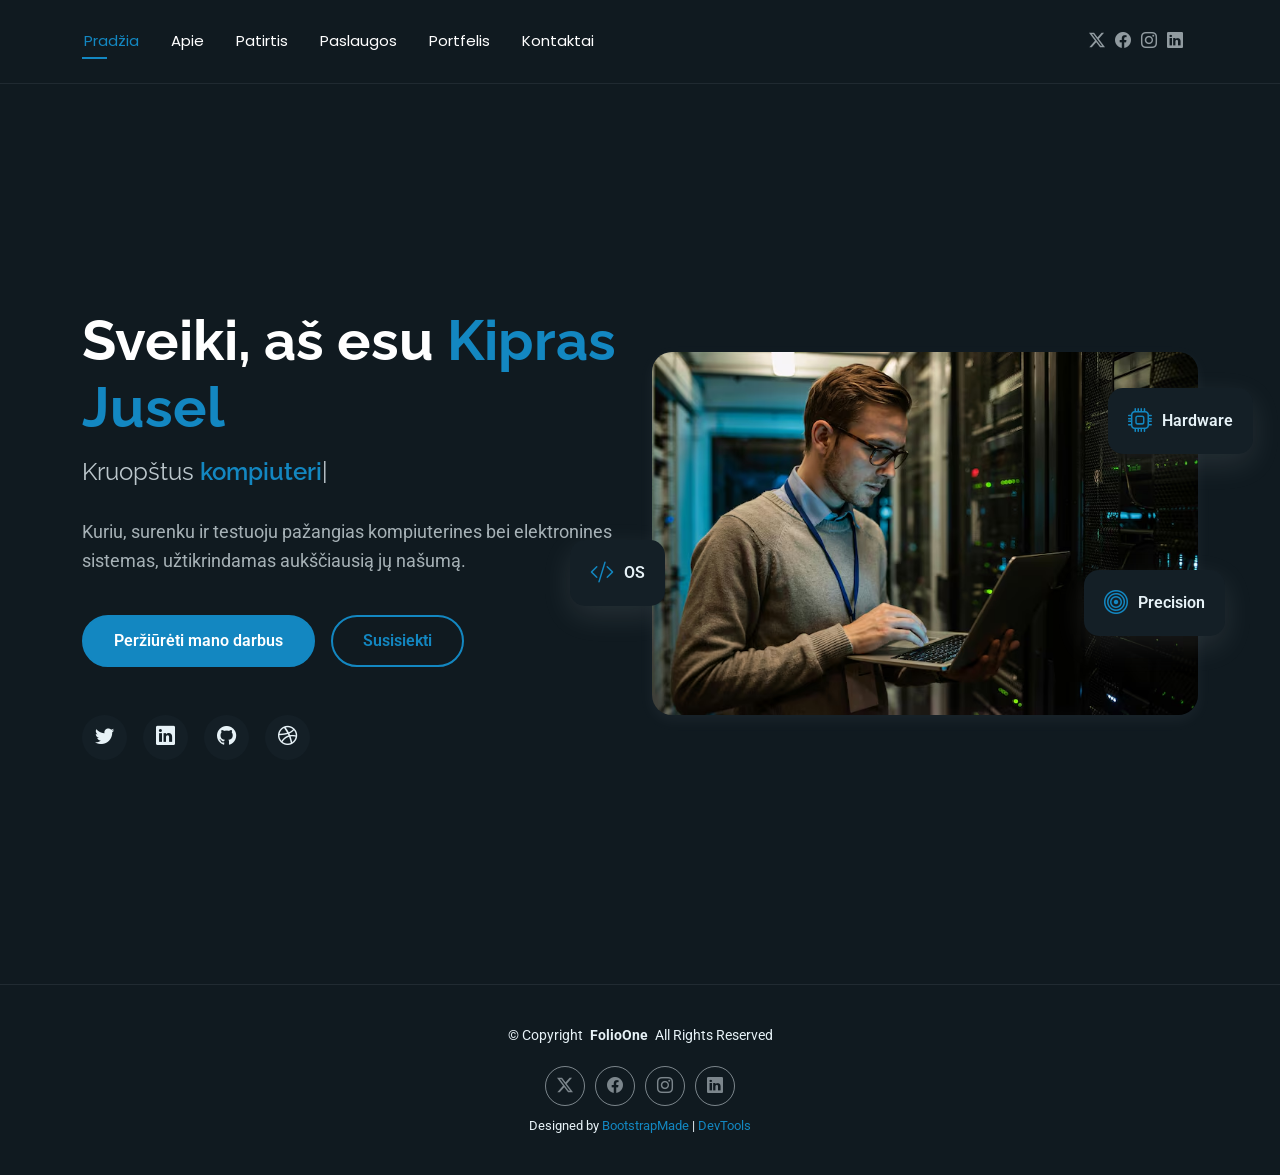
<file: index.html>
<!DOCTYPE html>
<html lang="lt">

<head>
  <meta charset="utf-8">
  <meta content="width=device-width, initial-scale=1.0" name="viewport">
  <title>Mano CV</title>
<meta name="description" content="Kipras Jusel CV puslapis.">
  <meta name="author" content="Kipras Jusel">
  <meta name="keywords" content="">

  <!-- Favicons -->
  <link href="assets/img/favicon.png?v=2" rel="icon">
  <link href="assets/img/apple-touch-icon.png" rel="apple-touch-icon">

  <!-- Fonts -->
  <link href="https://fonts.googleapis.com" rel="preconnect">
  <link href="https://fonts.gstatic.com" rel="preconnect" crossorigin>
  <link href="https://fonts.googleapis.com/css2?family=Roboto:ital,wght@0,100;0,300;0,400;0,500;0,700;0,900;1,100;1,300;1,400;1,500;1,700;1,900&family=Poppins:ital,wght@0,100;0,200;0,300;0,400;0,500;0,600;0,700;0,800;0,900;1,100;1,200;1,300;1,400;1,500;1,600;1,700;1,800;1,900&family=Raleway:ital,wght@0,100;0,200;0,300;0,400;0,500;0,600;0,700;0,800;0,900;1,100;1,200;1,300;1,400;1,500;1,600;1,700;1,800;1,900&display=swap" rel="stylesheet">

  <!-- Vendor CSS Files -->
  <link href="assets/vendor/bootstrap/css/bootstrap.min.css" rel="stylesheet">
  <link href="assets/vendor/bootstrap-icons/bootstrap-icons.css" rel="stylesheet">
  <link href="assets/vendor/aos/aos.css" rel="stylesheet">
  <link href="assets/vendor/swiper/swiper-bundle.min.css" rel="stylesheet">
  <link href="assets/vendor/glightbox/css/glightbox.min.css" rel="stylesheet">

  <!-- Main CSS File -->
  <link href="assets/css/main.css" rel="stylesheet">

  <!-- =======================================================
  * Template Name: FolioOne
  * Template URL: https://bootstrapmade.com/folioone-bootstrap-portfolio-website-template/
  * Updated: Aug 23 2025 with Bootstrap v5.3.7
  * Author: BootstrapMade.com
  * License: https://bootstrapmade.com/license/
  ======================================================== -->
</head>

<body class="index-page">

  <header id="header" class="header d-flex align-items-center light-background sticky-top">
    <div class="container position-relative d-flex align-items-center justify-content-between">

      <!-- <a href="index.html" class="logo d-flex align-items-center me-auto me-xl-0">
      <img src="assets/img/logo.webp" alt="">
      <h1 class="sitename">FolioOne</h1> 
    </a> -->

      <nav id="navmenu" class="navmenu">
        <ul>
          <li><a href="index.html" class="active">Pradžia</a></li>
          <li><a href="about.html">Apie</a></li>
          <li><a href="resume.html">Patirtis</a></li>
          <li><a href="services.html">Paslaugos</a></li>
          <li><a href="portfolio.html">Portfelis</a></li>
          <li><a href="contact.html">Kontaktai</a></li>
        </ul>
        <i class="mobile-nav-toggle d-xl-none bi bi-list"></i>
      </nav>

      <div class="header-social-links">
        <a href="#" class="twitter"><i class="bi bi-twitter-x"></i></a>
        <a href="#" class="facebook"><i class="bi bi-facebook"></i></a>
        <a href="#" class="instagram"><i class="bi bi-instagram"></i></a>
        <a href="#" class="linkedin"><i class="bi bi-linkedin"></i></a>
      </div>

    </div>
  </header>

  <main class="main">

    <!-- Hero Section -->
    <section id="hero" class="hero section">

      <div class="container" data-aos="fade-up" data-aos-delay="100">

        <div class="row gy-4 align-items-center">
          <div class="col-lg-6 order-2 order-lg-1">
            <div class="hero-content">
              <h1 data-aos="fade-up" data-aos-delay="200">Sveiki, aš esu <span class="highlight">Kipras Jusel</span></h1>
              <h2 data-aos="fade-up" data-aos-delay="300">Kruopštus <span class="typed" data-typed-items="kompiuterinės technikos inžinierius ir diagnostikas, kompiuterinių sistemų architektas"></span></h2>
              <p data-aos="fade-up" data-aos-delay="400">Kuriu, surenku ir testuoju pažangias kompiuterines bei elektronines sistemas, užtikrindamas aukščiausią jų našumą.</p>
              <div class="hero-actions" data-aos="fade-up" data-aos-delay="500">
                <a href="portfolio.html" class="btn btn-primary">Peržiūrėti mano darbus</a>
                <a href="contact.html" class="btn btn-outline">Susisiekti</a>
              </div>
              <div class="social-links" data-aos="fade-up" data-aos-delay="600">
                <a href="#"><i class="bi bi-twitter"></i></a>
                <a href="#"><i class="bi bi-linkedin"></i></a>
                <a href="#"><i class="bi bi-github"></i></a>
                <a href="#"><i class="bi bi-dribbble"></i></a>
              </div>
            </div>
          </div>
          <div class="col-lg-6 order-1 order-lg-2">
            <div class="hero-image" data-aos="zoom-in" data-aos-delay="300">
              <div class="image-wrapper">
                <img src="assets/img/profile/pfp.webp" alt="Lev" class="img-fluid">
                <div class="floating-elements">
                  <div class="floating-card design" data-aos="fade-left" data-aos-delay="700">
                    <i class="bi bi-cpu"></i>
                    <span>Hardware</span>
                  </div>
                  <div class="floating-card code" data-aos="fade-right" data-aos-delay="800">
                    <i class="bi bi-code-slash"></i>
                    <span>OS</span>
                  </div>
                  <div class="floating-card creativity" data-aos="fade-up" data-aos-delay="900">
                    <i class="bi bi-bullseye"></i>
                    <span>Precision</span>
                  </div>
                </div>
              </div>
            </div>
          </div>
        </div>

      </div>

    </section><!-- /Hero Section -->

  </main>

  <footer id="footer" class="footer">

    <div class="container">
      <div class="copyright text-center ">
        <p>© <span>Copyright</span> <strong class="px-1 sitename">FolioOne</strong> <span>All Rights Reserved<br></span></p>
      </div>
      <div class="social-links d-flex justify-content-center">
        <a href=""><i class="bi bi-twitter-x"></i></a>
        <a href=""><i class="bi bi-facebook"></i></a>
        <a href=""><i class="bi bi-instagram"></i></a>
        <a href=""><i class="bi bi-linkedin"></i></a>
      </div>
      <div class="credits">
        <!-- All the links in the footer should remain intact. -->
        <!-- You can delete the links only if you've purchased the pro version. -->
        <!-- Licensing information: https://bootstrapmade.com/license/ -->
        <!-- Purchase the pro version with working PHP/AJAX contact form: [buy-url] -->
        Designed by <a href="https://bootstrapmade.com/">BootstrapMade</a> | <a href="https://bootstrapmade.com/tools/">DevTools</a>
      </div>
    </div>

  </footer>

  <!-- Scroll Top -->
  <a href="#" id="scroll-top" class="scroll-top d-flex align-items-center justify-content-center"><i class="bi bi-arrow-up-short"></i></a>

  <!-- Preloader -->
  <div id="preloader"></div>

  <!-- Vendor JS Files -->
  <script src="assets/vendor/bootstrap/js/bootstrap.bundle.min.js"></script>
  <script src="assets/vendor/php-email-form/validate.js"></script>
  <script src="assets/vendor/aos/aos.js"></script>
  <script src="assets/vendor/typed.js/typed.umd.js"></script>
  <script src="assets/vendor/waypoints/noframework.waypoints.js"></script>
  <script src="assets/vendor/purecounter/purecounter_vanilla.js"></script>
  <script src="assets/vendor/swiper/swiper-bundle.min.js"></script>
  <script src="assets/vendor/imagesloaded/imagesloaded.pkgd.min.js"></script>
  <script src="assets/vendor/isotope-layout/isotope.pkgd.min.js"></script>
  <script src="assets/vendor/glightbox/js/glightbox.min.js"></script>

  <!-- Main JS File -->
  <script src="assets/js/main.js"></script>

</body>

</html>
</file>
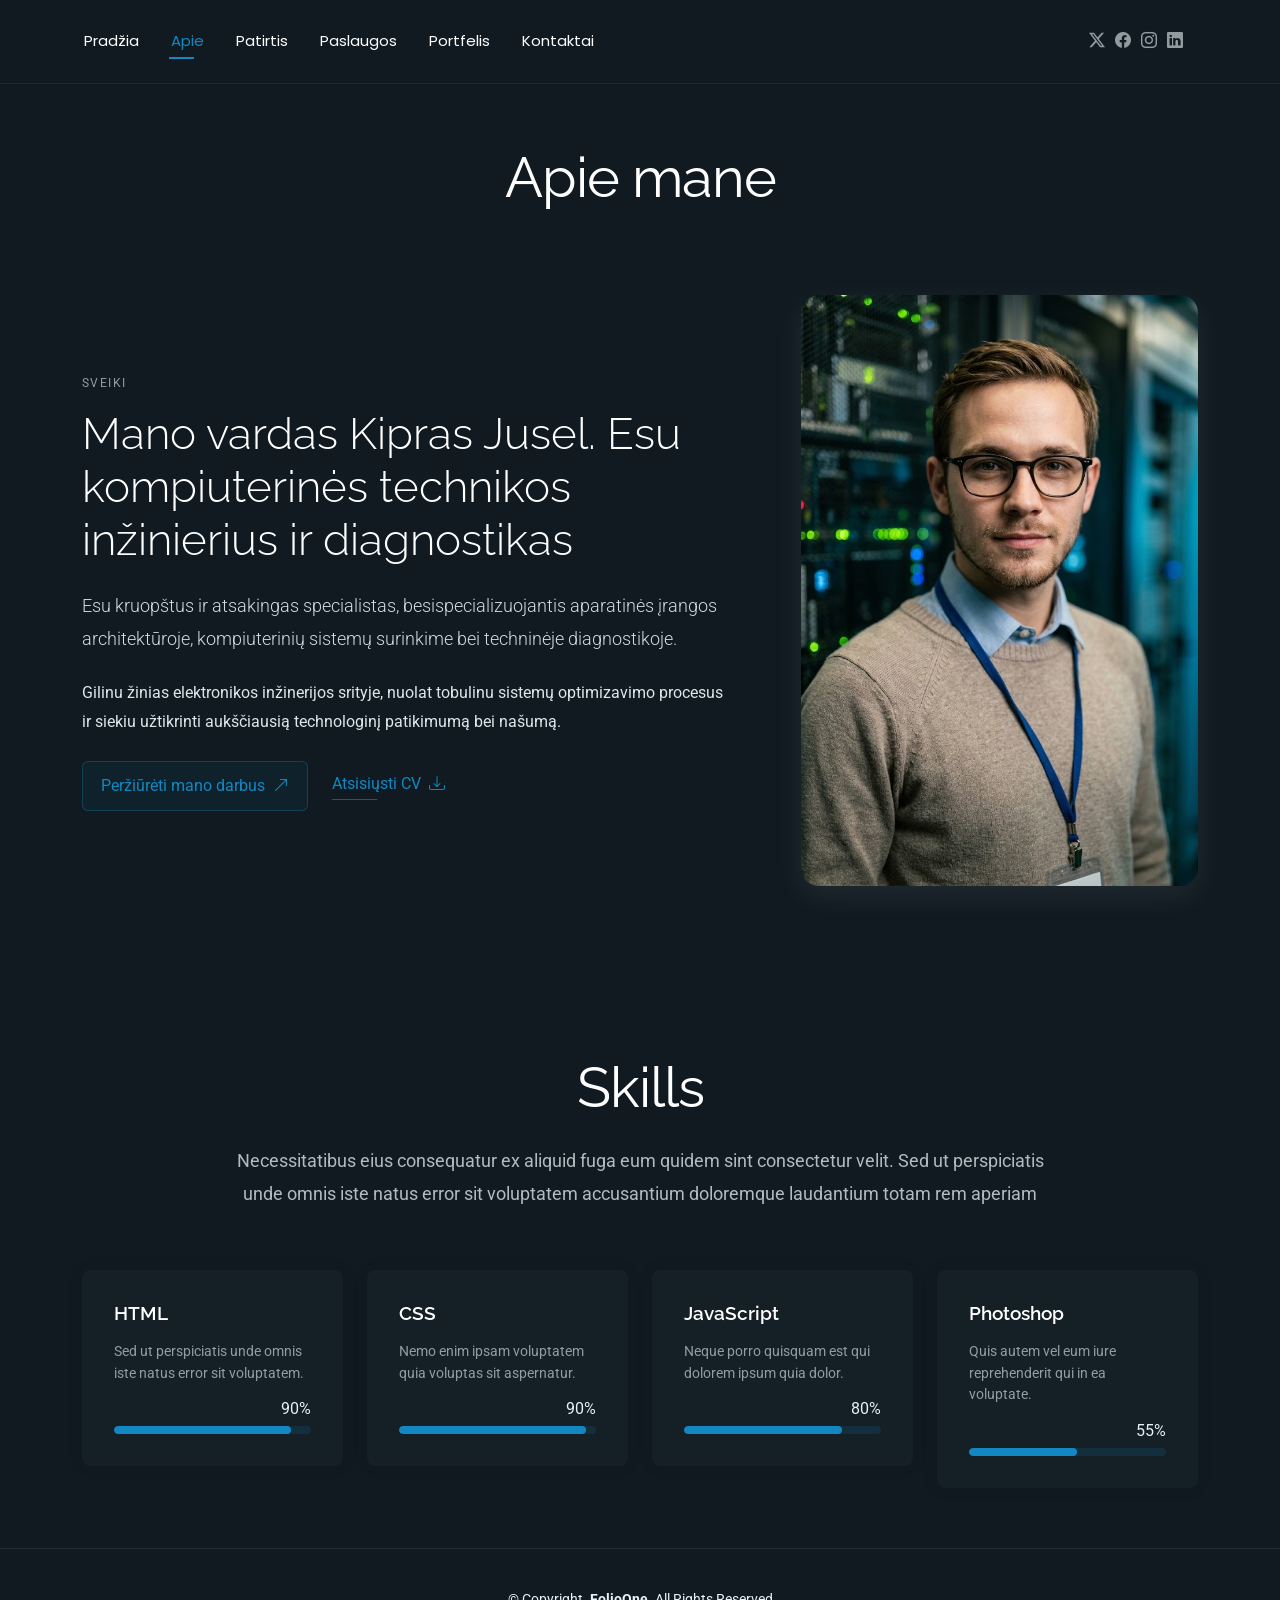
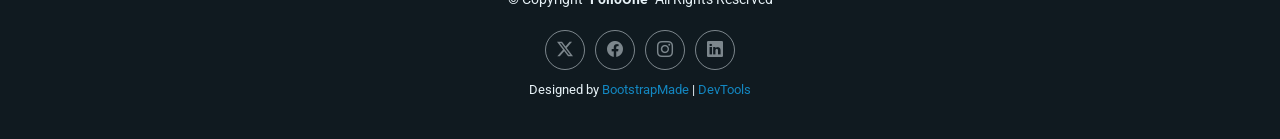
<file: about.html>
<!DOCTYPE html>
<html lang="en">

<head>
  <meta charset="utf-8">
  <meta content="width=device-width, initial-scale=1.0" name="viewport">
  <title>Apie mane</title>
  <meta name="description" content="">
  <meta name="keywords" content="">

  <!-- Favicons -->
  <link href="assets/img/favicon.png?v=2" rel="icon">
  <link href="assets/img/apple-touch-icon.png" rel="apple-touch-icon">

  <!-- Fonts -->
  <link href="https://fonts.googleapis.com" rel="preconnect">
  <link href="https://fonts.gstatic.com" rel="preconnect" crossorigin>
  <link href="https://fonts.googleapis.com/css2?family=Roboto:ital,wght@0,100;0,300;0,400;0,500;0,700;0,900;1,100;1,300;1,400;1,500;1,700;1,900&family=Poppins:ital,wght@0,100;0,200;0,300;0,400;0,500;0,600;0,700;0,800;0,900;1,100;1,200;1,300;1,400;1,500;1,600;1,700;1,800;1,900&family=Raleway:ital,wght@0,100;0,200;0,300;0,400;0,500;0,600;0,700;0,800;0,900;1,100;1,200;1,300;1,400;1,500;1,600;1,700;1,800;1,900&display=swap" rel="stylesheet">

  <!-- Vendor CSS Files -->
  <link href="assets/vendor/bootstrap/css/bootstrap.min.css" rel="stylesheet">
  <link href="assets/vendor/bootstrap-icons/bootstrap-icons.css" rel="stylesheet">
  <link href="assets/vendor/aos/aos.css" rel="stylesheet">
  <link href="assets/vendor/swiper/swiper-bundle.min.css" rel="stylesheet">
  <link href="assets/vendor/glightbox/css/glightbox.min.css" rel="stylesheet">

  <!-- Main CSS File -->
  <link href="assets/css/main.css" rel="stylesheet">

  <!-- =======================================================
  * Template Name: FolioOne
  * Template URL: https://bootstrapmade.com/folioone-bootstrap-portfolio-website-template/
  * Updated: Aug 23 2025 with Bootstrap v5.3.7
  * Author: BootstrapMade.com
  * License: https://bootstrapmade.com/license/
  ======================================================== -->
</head>

<body class="about-page">

  <header id="header" class="header d-flex align-items-center light-background sticky-top">
    <div class="container position-relative d-flex align-items-center justify-content-between">

      <!-- <a href="index.html" class="logo d-flex align-items-center me-auto me-xl-0">
      <img src="assets/img/logo.webp" alt="">
      <h1 class="sitename">FolioOne</h1> 
    </a> -->

      <nav id="navmenu" class="navmenu">
        <ul>
          <li><a href="index.html">Pradžia</a></li>
          <li><a href="about.html" class="active">Apie</a></li>
          <li><a href="resume.html">Patirtis</a></li>
          <li><a href="services.html">Paslaugos</a></li>
          <li><a href="portfolio.html">Portfelis</a></li>
          <li><a href="contact.html">Kontaktai</a></li>
        </ul>
        <i class="mobile-nav-toggle d-xl-none bi bi-list"></i>
      </nav>

      <div class="header-social-links">
        <a href="#" class="twitter"><i class="bi bi-twitter-x"></i></a>
        <a href="#" class="facebook"><i class="bi bi-facebook"></i></a>
        <a href="#" class="instagram"><i class="bi bi-instagram"></i></a>
        <a href="#" class="linkedin"><i class="bi bi-linkedin"></i></a>
      </div>

    </div>
  </header>

  <main class="main">

    <!-- About Section -->
    <section id="about" class="about section">

      <!-- Section Title -->
      <div class="container section-title" data-aos="fade-up">
        <h2>Apie mane</h2>
      </div><!-- End Section Title -->

      <div class="container" data-aos="fade-up" data-aos-delay="100">

        <!-- Intro + Photo -->
        <div class="row align-items-center justify-content-between gy-5 mb-5">
          <div class="col-lg-7" data-aos="fade-right" data-aos-delay="150">
            <div class="intro-content">
              <span class="eyebrow">Sveiki</span>
              <h2 class="headline">Mano vardas Kipras Jusel. Esu kompiuterinės technikos inžinierius ir diagnostikas</h2>
              <p class="lead">
                Esu kruopštus ir atsakingas specialistas, besispecializuojantis aparatinės įrangos architektūroje, kompiuterinių sistemų surinkime bei techninėje diagnostikoje.
              </p>
              <p>
                Gilinu žinias elektronikos inžinerijos srityje, nuolat tobulinu sistemų optimizavimo procesus ir siekiu užtikrinti aukščiausią technologinį patikimumą bei našumą.
              </p>

              <div class="cta-group">
                <a href="#portfolio" class="btn-ghost">
                  Peržiūrėti mano darbus <i class="bi bi-arrow-up-right"></i>
                </a>
                <a href="#" class="link-underline">
                  Atsisiųsti CV <i class="bi bi-download"></i>
                </a>
              </div>
            </div>
          </div>

          <div class="col-lg-5" data-aos="zoom-in" data-aos-delay="250">
            <figure class="profile-figure text-center text-lg-end">
              <img src="assets/img/profile/portrait.webp" alt="Portrait of me" class="img-fluid profile-photo">
            </figure>
          </div>
        </div>
        <!-- End Intro + Photo -->
      </div>
    </section><!-- /About Section -->

    <!-- Skills Section -->
    <section id="skills" class="skills section">

      <!-- Section Title -->
      <div class="container section-title" data-aos="fade-up">
        <h2>Skills</h2>
        <p>Necessitatibus eius consequatur ex aliquid fuga eum quidem sint consectetur velit. Sed ut perspiciatis unde omnis iste natus error sit voluptatem accusantium doloremque laudantium totam rem aperiam</p>
      </div><!-- End Section Title -->

      <div class="container" data-aos="fade-up" data-aos-delay="100">

        <div class="row g-4 skills-animation">

          <div class="col-md-6 col-lg-3" data-aos="fade-up" data-aos-delay="100">
            <div class="skill-box">
              <h3>HTML</h3>
              <p>Sed ut perspiciatis unde omnis iste natus error sit voluptatem.</p>
              <span class="text-end d-block">90%</span>
              <div class="progress">
                <div class="progress-bar" role="progressbar" aria-valuenow="90" aria-valuemin="0" aria-valuemax="100"></div>
              </div>
            </div>
          </div>

          <div class="col-md-6 col-lg-3" data-aos="fade-up" data-aos-delay="200">
            <div class="skill-box">
              <h3>CSS</h3>
              <p>Nemo enim ipsam voluptatem quia voluptas sit aspernatur.</p>
              <span class="text-end d-block">90%</span>
              <div class="progress">
                <div class="progress-bar" role="progressbar" aria-valuenow="95" aria-valuemin="0" aria-valuemax="100"></div>
              </div>
            </div>
          </div>

          <div class="col-md-6 col-lg-3" data-aos="fade-up" data-aos-delay="300">
            <div class="skill-box">
              <h3>JavaScript</h3>
              <p>Neque porro quisquam est qui dolorem ipsum quia dolor.</p>
              <span class="text-end d-block">80%</span>
              <div class="progress">
                <div class="progress-bar" role="progressbar" aria-valuenow="80" aria-valuemin="0" aria-valuemax="100"></div>
              </div>
            </div>
          </div>

          <div class="col-md-6 col-lg-3" data-aos="fade-up" data-aos-delay="400">
            <div class="skill-box">
              <h3>Photoshop</h3>
              <p>Quis autem vel eum iure reprehenderit qui in ea voluptate.</p>
              <span class="text-end d-block">55%</span>
              <div class="progress">
                <div class="progress-bar" role="progressbar" aria-valuenow="55" aria-valuemin="0" aria-valuemax="100">
                </div>
              </div>
            </div>
          </div>

        </div>

      </div>

    </section><!-- /Skills Section -->
  </main>

  <footer id="footer" class="footer">

    <div class="container">
      <div class="copyright text-center ">
        <p>© <span>Copyright</span> <strong class="px-1 sitename">FolioOne</strong> <span>All Rights Reserved<br></span></p>
      </div>
      <div class="social-links d-flex justify-content-center">
        <a href=""><i class="bi bi-twitter-x"></i></a>
        <a href=""><i class="bi bi-facebook"></i></a>
        <a href=""><i class="bi bi-instagram"></i></a>
        <a href=""><i class="bi bi-linkedin"></i></a>
      </div>
      <div class="credits">
        <!-- All the links in the footer should remain intact. -->
        <!-- You can delete the links only if you've purchased the pro version. -->
        <!-- Licensing information: https://bootstrapmade.com/license/ -->
        <!-- Purchase the pro version with working PHP/AJAX contact form: [buy-url] -->
        Designed by <a href="https://bootstrapmade.com/">BootstrapMade</a> | <a href="https://bootstrapmade.com/tools/">DevTools</a>
      </div>
    </div>

  </footer>

  <!-- Scroll Top -->
  <a href="#" id="scroll-top" class="scroll-top d-flex align-items-center justify-content-center"><i class="bi bi-arrow-up-short"></i></a>

  <!-- Preloader -->
  <div id="preloader"></div>

  <!-- Vendor JS Files -->
  <script src="assets/vendor/bootstrap/js/bootstrap.bundle.min.js"></script>
  <script src="assets/vendor/php-email-form/validate.js"></script>
  <script src="assets/vendor/aos/aos.js"></script>
  <script src="assets/vendor/typed.js/typed.umd.js"></script>
  <script src="assets/vendor/waypoints/noframework.waypoints.js"></script>
  <script src="assets/vendor/purecounter/purecounter_vanilla.js"></script>
  <script src="assets/vendor/swiper/swiper-bundle.min.js"></script>
  <script src="assets/vendor/imagesloaded/imagesloaded.pkgd.min.js"></script>
  <script src="assets/vendor/isotope-layout/isotope.pkgd.min.js"></script>
  <script src="assets/vendor/glightbox/js/glightbox.min.js"></script>

  <!-- Main JS File -->
  <script src="assets/js/main.js"></script>

</body>

</html>
</file>
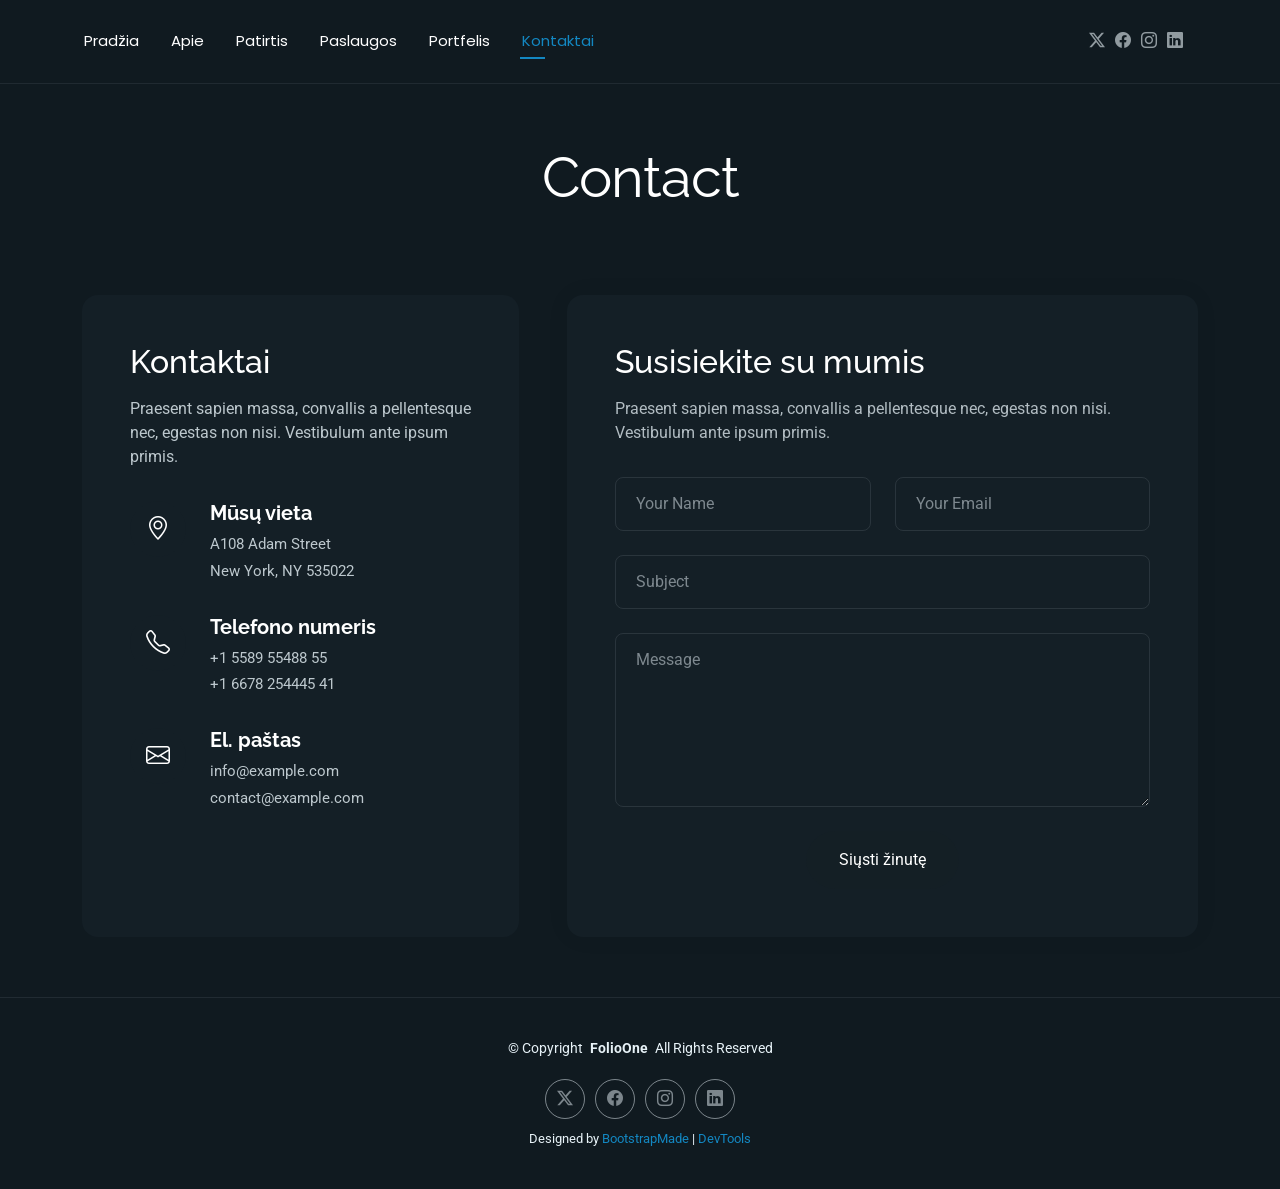
<file: contact.html>
<!DOCTYPE html>
<html lang="en">

<head>
  <meta charset="utf-8">
  <meta content="width=device-width, initial-scale=1.0" name="viewport">
  <title>Kontaktai</title>
  <meta name="description" content="">
  <meta name="keywords" content="">

  <!-- Favicons -->
  <link href="assets/img/favicon.png?v=2" rel="icon">
  <link href="assets/img/apple-touch-icon.png" rel="apple-touch-icon">

  <!-- Fonts -->
  <link href="https://fonts.googleapis.com" rel="preconnect">
  <link href="https://fonts.gstatic.com" rel="preconnect" crossorigin>
  <link href="https://fonts.googleapis.com/css2?family=Roboto:ital,wght@0,100;0,300;0,400;0,500;0,700;0,900;1,100;1,300;1,400;1,500;1,700;1,900&family=Poppins:ital,wght@0,100;0,200;0,300;0,400;0,500;0,600;0,700;0,800;0,900;1,100;1,200;1,300;1,400;1,500;1,600;1,700;1,800;1,900&family=Raleway:ital,wght@0,100;0,200;0,300;0,400;0,500;0,600;0,700;0,800;0,900;1,100;1,200;1,300;1,400;1,500;1,600;1,700;1,800;1,900&display=swap" rel="stylesheet">

  <!-- Vendor CSS Files -->
  <link href="assets/vendor/bootstrap/css/bootstrap.min.css" rel="stylesheet">
  <link href="assets/vendor/bootstrap-icons/bootstrap-icons.css" rel="stylesheet">
  <link href="assets/vendor/aos/aos.css" rel="stylesheet">
  <link href="assets/vendor/swiper/swiper-bundle.min.css" rel="stylesheet">
  <link href="assets/vendor/glightbox/css/glightbox.min.css" rel="stylesheet">

  <!-- Main CSS File -->
  <link href="assets/css/main.css" rel="stylesheet">

  <!-- =======================================================
  * Template Name: FolioOne
  * Template URL: https://bootstrapmade.com/folioone-bootstrap-portfolio-website-template/
  * Updated: Aug 23 2025 with Bootstrap v5.3.7
  * Author: BootstrapMade.com
  * License: https://bootstrapmade.com/license/
  ======================================================== -->
</head>

<body class="contact-page">

  <header id="header" class="header d-flex align-items-center light-background sticky-top">
    <div class="container position-relative d-flex align-items-center justify-content-between">

      <!-- <a href="index.html" class="logo d-flex align-items-center me-auto me-xl-0">
      <img src="assets/img/logo.webp" alt="">
      <h1 class="sitename">FolioOne</h1> 
    </a> -->

      <nav id="navmenu" class="navmenu">
        <ul>
          <li><a href="index.html">Pradžia</a></li>
          <li><a href="about.html">Apie</a></li>
          <li><a href="resume.html">Patirtis</a></li>
          <li><a href="services.html">Paslaugos</a></li>
          <li><a href="portfolio.html">Portfelis</a></li>
          <li><a href="contact.html" class="active">Kontaktai</a></li>
        </ul>
        <i class="mobile-nav-toggle d-xl-none bi bi-list"></i>
      </nav>

      <div class="header-social-links">
        <a href="#" class="twitter"><i class="bi bi-twitter-x"></i></a>
        <a href="#" class="facebook"><i class="bi bi-facebook"></i></a>
        <a href="#" class="instagram"><i class="bi bi-instagram"></i></a>
        <a href="#" class="linkedin"><i class="bi bi-linkedin"></i></a>
      </div>

    </div>
  </header>

  <main class="main">

    <!-- Contact Section -->
    <section id="contact" class="contact section">

      <!-- Section Title -->
      <div class="container section-title" data-aos="fade-up">
        <h2>Contact</h2>
      </div><!-- End Section Title -->

      <div class="container" data-aos="fade-up" data-aos-delay="100">

        <div class="row g-4 g-lg-5">
          <div class="col-lg-5">
            <div class="info-box" data-aos="fade-up" data-aos-delay="200">
              <h3>Kontaktai</h3>
              <p>Praesent sapien massa, convallis a pellentesque nec, egestas non nisi. Vestibulum ante ipsum primis.</p>

              <div class="info-item" data-aos="fade-up" data-aos-delay="300">
                <div class="icon-box">
                  <i class="bi bi-geo-alt"></i>
                </div>
                <div class="content">
                  <h4>Mūsų vieta</h4>
                  <p>A108 Adam Street</p>
                  <p>New York, NY 535022</p>
                </div>
              </div>

              <div class="info-item" data-aos="fade-up" data-aos-delay="400">
                <div class="icon-box">
                  <i class="bi bi-telephone"></i>
                </div>
                <div class="content">
                  <h4>Telefono numeris</h4>
                  <p>+1 5589 55488 55</p>
                  <p>+1 6678 254445 41</p>
                </div>
              </div>

              <div class="info-item" data-aos="fade-up" data-aos-delay="500">
                <div class="icon-box">
                  <i class="bi bi-envelope"></i>
                </div>
                <div class="content">
                  <h4>El. paštas</h4>
                  <p>info@example.com</p>
                  <p>contact@example.com</p>
                </div>
              </div>
            </div>
          </div>

          <div class="col-lg-7">
            <div class="contact-form" data-aos="fade-up" data-aos-delay="300">
              <h3> Susisiekite su mumis</h3>
              <p>Praesent sapien massa, convallis a pellentesque nec, egestas non nisi. Vestibulum ante ipsum primis.</p>

              <form action="forms/contact.php" method="post" class="php-email-form" data-aos="fade-up" data-aos-delay="200">
                <div class="row gy-4">

                  <div class="col-md-6">
                    <input type="text" name="name" class="form-control" placeholder="Your Name" required="">
                  </div>

                  <div class="col-md-6 ">
                    <input type="email" class="form-control" name="email" placeholder="Your Email" required="">
                  </div>

                  <div class="col-12">
                    <input type="text" class="form-control" name="subject" placeholder="Subject" required="">
                  </div>

                  <div class="col-12">
                    <textarea class="form-control" name="message" rows="6" placeholder="Message" required=""></textarea>
                  </div>

                  <div class="col-12 text-center">
                    <div class="loading">Loading</div>
                    <div class="error-message"></div>
                    <div class="sent-message">Jūsų žinutė išsiųsta. Ačiū!</div>

                    <button type="submit" class="btn">Siųsti žinutę</button>
                  </div>

                </div>
              </form>

            </div>
          </div>

        </div>

      </div>

    </section><!-- /Contact Section -->

  </main>

  <footer id="footer" class="footer">

    <div class="container">
      <div class="copyright text-center ">
        <p>© <span>Copyright</span> <strong class="px-1 sitename">FolioOne</strong> <span>All Rights Reserved<br></span></p>
      </div>
      <div class="social-links d-flex justify-content-center">
        <a href=""><i class="bi bi-twitter-x"></i></a>
        <a href=""><i class="bi bi-facebook"></i></a>
        <a href=""><i class="bi bi-instagram"></i></a>
        <a href=""><i class="bi bi-linkedin"></i></a>
      </div>
      <div class="credits">
        <!-- All the links in the footer should remain intact. -->
        <!-- You can delete the links only if you've purchased the pro version. -->
        <!-- Licensing information: https://bootstrapmade.com/license/ -->
        <!-- Purchase the pro version with working PHP/AJAX contact form: [buy-url] -->
        Designed by <a href="https://bootstrapmade.com/">BootstrapMade</a> | <a href="https://bootstrapmade.com/tools/">DevTools</a>
      </div>
    </div>

  </footer>

  <!-- Scroll Top -->
  <a href="#" id="scroll-top" class="scroll-top d-flex align-items-center justify-content-center"><i class="bi bi-arrow-up-short"></i></a>

  <!-- Preloader -->
  <div id="preloader"></div>

  <!-- Vendor JS Files -->
  <script src="assets/vendor/bootstrap/js/bootstrap.bundle.min.js"></script>
  <script src="assets/vendor/php-email-form/validate.js"></script>
  <script src="assets/vendor/aos/aos.js"></script>
  <script src="assets/vendor/typed.js/typed.umd.js"></script>
  <script src="assets/vendor/waypoints/noframework.waypoints.js"></script>
  <script src="assets/vendor/purecounter/purecounter_vanilla.js"></script>
  <script src="assets/vendor/swiper/swiper-bundle.min.js"></script>
  <script src="assets/vendor/imagesloaded/imagesloaded.pkgd.min.js"></script>
  <script src="assets/vendor/isotope-layout/isotope.pkgd.min.js"></script>
  <script src="assets/vendor/glightbox/js/glightbox.min.js"></script>

  <!-- Main JS File -->
  <script src="assets/js/main.js"></script>

</body>

</html>
</file>
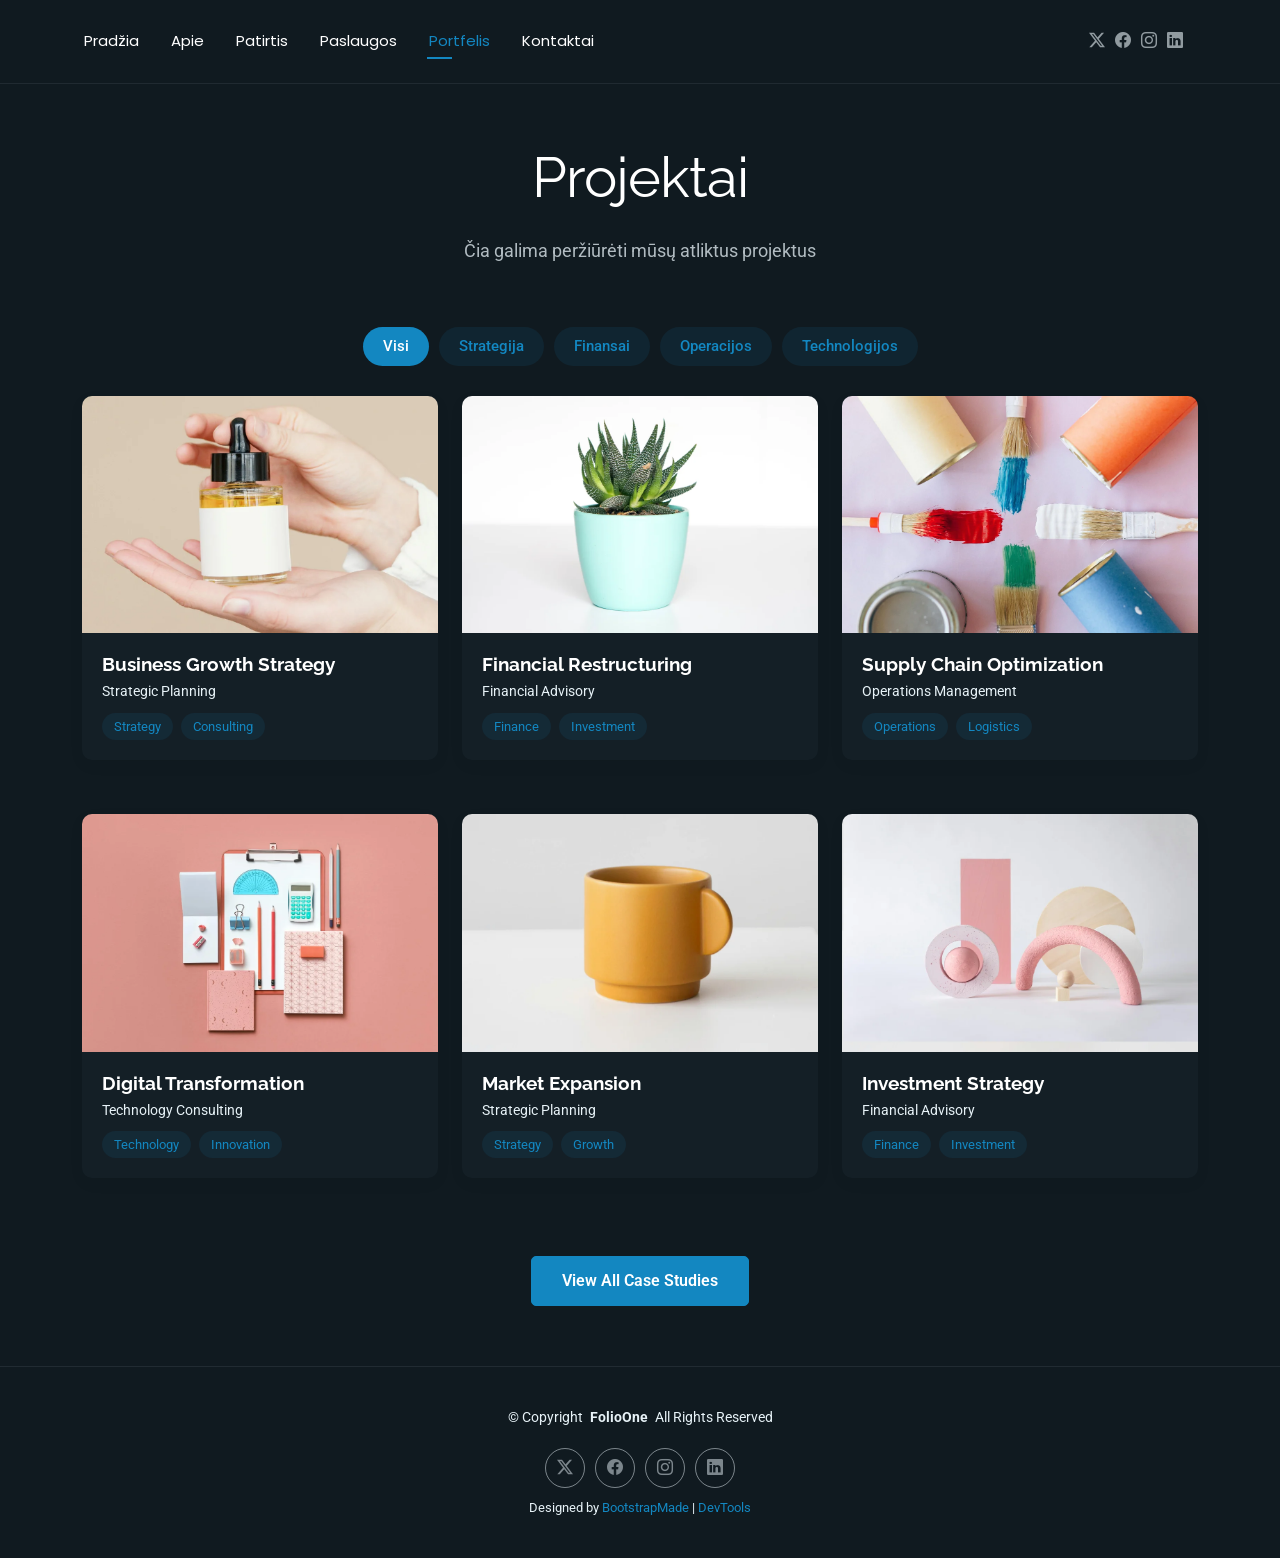
<file: portfolio.html>
<!DOCTYPE html>
<html lang="en">

<head>
  <meta charset="utf-8">
  <meta content="width=device-width, initial-scale=1.0" name="viewport">
  <title>Portfelis</title>
  <meta name="description" content="">
  <meta name="keywords" content="">

  <!-- Favicons -->
  <link href="assets/img/favicon.png?v=2" rel="icon">
  <link href="assets/img/apple-touch-icon.png" rel="apple-touch-icon">

  <!-- Fonts -->
  <link href="https://fonts.googleapis.com" rel="preconnect">
  <link href="https://fonts.gstatic.com" rel="preconnect" crossorigin>
  <link href="https://fonts.googleapis.com/css2?family=Roboto:ital,wght@0,100;0,300;0,400;0,500;0,700;0,900;1,100;1,300;1,400;1,500;1,700;1,900&family=Poppins:ital,wght@0,100;0,200;0,300;0,400;0,500;0,600;0,700;0,800;0,900;1,100;1,200;1,300;1,400;1,500;1,600;1,700;1,800;1,900&family=Raleway:ital,wght@0,100;0,200;0,300;0,400;0,500;0,600;0,700;0,800;0,900;1,100;1,200;1,300;1,400;1,500;1,600;1,700;1,800;1,900&display=swap" rel="stylesheet">

  <!-- Vendor CSS Files -->
  <link href="assets/vendor/bootstrap/css/bootstrap.min.css" rel="stylesheet">
  <link href="assets/vendor/bootstrap-icons/bootstrap-icons.css" rel="stylesheet">
  <link href="assets/vendor/aos/aos.css" rel="stylesheet">
  <link href="assets/vendor/swiper/swiper-bundle.min.css" rel="stylesheet">
  <link href="assets/vendor/glightbox/css/glightbox.min.css" rel="stylesheet">

  <!-- Main CSS File -->
  <link href="assets/css/main.css" rel="stylesheet">

  <!-- =======================================================
  * Template Name: FolioOne
  * Template URL: https://bootstrapmade.com/folioone-bootstrap-portfolio-website-template/
  * Updated: Aug 23 2025 with Bootstrap v5.3.7
  * Author: BootstrapMade.com
  * License: https://bootstrapmade.com/license/
  ======================================================== -->
</head>

<body class="portfolio-page">

  <header id="header" class="header d-flex align-items-center light-background sticky-top">
    <div class="container position-relative d-flex align-items-center justify-content-between">

      <!-- <a href="index.html" class="logo d-flex align-items-center me-auto me-xl-0">
      <img src="assets/img/logo.webp" alt="">
      <h1 class="sitename">FolioOne</h1> 
    </a> -->

      <nav id="navmenu" class="navmenu">
        <ul>
          <li><a href="index.html">Pradžia</a></li>
          <li><a href="about.html">Apie</a></li>
          <li><a href="resume.html">Patirtis</a></li>
          <li><a href="services.html">Paslaugos</a></li>
          <li><a href="portfolio.html" class="active">Portfelis</a></li>
          <li><a href="contact.html">Kontaktai</a></li>
        </ul>
        <i class="mobile-nav-toggle d-xl-none bi bi-list"></i>
      </nav>

      <div class="header-social-links">
        <a href="#" class="twitter"><i class="bi bi-twitter-x"></i></a>
        <a href="#" class="facebook"><i class="bi bi-facebook"></i></a>
        <a href="#" class="instagram"><i class="bi bi-instagram"></i></a>
        <a href="#" class="linkedin"><i class="bi bi-linkedin"></i></a>
      </div>

    </div>
  </header>

  <main class="main">

    <!-- Portfolio Section -->
    <section id="portfolio" class="portfolio section">

      <!-- Section Title -->
      <div class="container section-title" data-aos="fade-up">
        <h2>Projektai</h2>
        <p>Čia galima peržiūrėti mūsų atliktus projektus</p>
      </div><!-- End Section Title -->

      <div class="container" data-aos="fade-up" data-aos-delay="100">

        <div class="isotope-layout" data-default-filter="*" data-layout="masonry" data-sort="original-order">
          <ul class="portfolio-filters isotope-filters" data-aos="fade-up" data-aos-delay="200">
            <li data-filter="*" class="filter-active">Visi</li>
            <li data-filter=".filter-strategy">Strategija</li>
            <li data-filter=".filter-finance">Finansai</li>
            <li data-filter=".filter-operations">Operacijos</li>
            <li data-filter=".filter-technology">Technologijos</li>
          </ul><!-- End Portfolio Filters -->

          <div class="row gy-4 isotope-container" data-aos="fade-up" data-aos-delay="300">
            <div class="col-lg-4 col-md-6 portfolio-item isotope-item filter-strategy">
              <div class="portfolio-card">
                <div class="portfolio-img">
                  <img src="assets/img/portfolio/portfolio-1.webp" alt="Portfolio Item" class="img-fluid">
                  <div class="portfolio-overlay">
                    <a href="assets/img/portfolio/portfolio-1.webp" class="glightbox portfolio-lightbox"><i class="bi bi-plus"></i></a>
                    <a href="#" class="portfolio-details-link"><i class="bi bi-link"></i></a>
                  </div>
                </div>
                <div class="portfolio-info">
                  <h4>Business Growth Strategy</h4>
                  <p>Strategic Planning</p>
                  <div class="portfolio-tags">
                    <span>Strategy</span>
                    <span>Consulting</span>
                  </div>
                </div>
              </div>
            </div>

            <div class="col-lg-4 col-md-6 portfolio-item isotope-item filter-finance">
              <div class="portfolio-card">
                <div class="portfolio-img">
                  <img src="assets/img/portfolio/portfolio-2.webp" alt="Portfolio Item" class="img-fluid">
                  <div class="portfolio-overlay">
                    <a href="assets/img/portfolio/portfolio-2.webp" class="glightbox portfolio-lightbox"><i class="bi bi-plus"></i></a>
                    <a href="#" class="portfolio-details-link"><i class="bi bi-link"></i></a>
                  </div>
                </div>
                <div class="portfolio-info">
                  <h4>Financial Restructuring</h4>
                  <p>Financial Advisory</p>
                  <div class="portfolio-tags">
                    <span>Finance</span>
                    <span>Investment</span>
                  </div>
                </div>
              </div>
            </div>

            <div class="col-lg-4 col-md-6 portfolio-item isotope-item filter-operations">
              <div class="portfolio-card">
                <div class="portfolio-img">
                  <img src="assets/img/portfolio/portfolio-3.webp" alt="Portfolio Item" class="img-fluid">
                  <div class="portfolio-overlay">
                    <a href="assets/img/portfolio/portfolio-3.webp" class="glightbox portfolio-lightbox"><i class="bi bi-plus"></i></a>
                    <a href="#" class="portfolio-details-link"><i class="bi bi-link"></i></a>
                  </div>
                </div>
                <div class="portfolio-info">
                  <h4>Supply Chain Optimization</h4>
                  <p>Operations Management</p>
                  <div class="portfolio-tags">
                    <span>Operations</span>
                    <span>Logistics</span>
                  </div>
                </div>
              </div>
            </div>

            <div class="col-lg-4 col-md-6 portfolio-item isotope-item filter-technology">
              <div class="portfolio-card">
                <div class="portfolio-img">
                  <img src="assets/img/portfolio/portfolio-4.webp" alt="Portfolio Item" class="img-fluid">
                  <div class="portfolio-overlay">
                    <a href="assets/img/portfolio/portfolio-4.webp" class="glightbox portfolio-lightbox"><i class="bi bi-plus"></i></a>
                    <a href="#" class="portfolio-details-link"><i class="bi bi-link"></i></a>
                  </div>
                </div>
                <div class="portfolio-info">
                  <h4>Digital Transformation</h4>
                  <p>Technology Consulting</p>
                  <div class="portfolio-tags">
                    <span>Technology</span>
                    <span>Innovation</span>
                  </div>
                </div>
              </div>
            </div>

            <div class="col-lg-4 col-md-6 portfolio-item isotope-item filter-strategy">
              <div class="portfolio-card">
                <div class="portfolio-img">
                  <img src="assets/img/portfolio/portfolio-5.webp" alt="Portfolio Item" class="img-fluid">
                  <div class="portfolio-overlay">
                    <a href="assets/img/portfolio/portfolio-5.webp" class="glightbox portfolio-lightbox"><i class="bi bi-plus"></i></a>
                    <a href="#" class="portfolio-details-link"><i class="bi bi-link"></i></a>
                  </div>
                </div>
                <div class="portfolio-info">
                  <h4>Market Expansion</h4>
                  <p>Strategic Planning</p>
                  <div class="portfolio-tags">
                    <span>Strategy</span>
                    <span>Growth</span>
                  </div>
                </div>
              </div>
            </div>

            <div class="col-lg-4 col-md-6 portfolio-item isotope-item filter-finance">
              <div class="portfolio-card">
                <div class="portfolio-img">
                  <img src="assets/img/portfolio/portfolio-6.webp" alt="Portfolio Item" class="img-fluid">
                  <div class="portfolio-overlay">
                    <a href="assets/img/portfolio/portfolio-6.webp" class="glightbox portfolio-lightbox"><i class="bi bi-plus"></i></a>
                    <a href="#" class="portfolio-details-link"><i class="bi bi-link"></i></a>
                  </div>
                </div>
                <div class="portfolio-info">
                  <h4>Investment Strategy</h4>
                  <p>Financial Advisory</p>
                  <div class="portfolio-tags">
                    <span>Finance</span>
                    <span>Investment</span>
                  </div>
                </div>
              </div>
            </div>
          </div><!-- End Portfolio Items Container -->

        </div>

        <div class="text-center mt-5" data-aos="fade-up" data-aos-delay="400">
          <a href="#portfolio" class="btn btn-primary">View All Case Studies</a>
        </div>

      </div>

    </section><!-- /Portfolio Section -->

  </main>

  <footer id="footer" class="footer">

    <div class="container">
      <div class="copyright text-center ">
        <p>© <span>Copyright</span> <strong class="px-1 sitename">FolioOne</strong> <span>All Rights Reserved<br></span></p>
      </div>
      <div class="social-links d-flex justify-content-center">
        <a href=""><i class="bi bi-twitter-x"></i></a>
        <a href=""><i class="bi bi-facebook"></i></a>
        <a href=""><i class="bi bi-instagram"></i></a>
        <a href=""><i class="bi bi-linkedin"></i></a>
      </div>
      <div class="credits">
        <!-- All the links in the footer should remain intact. -->
        <!-- You can delete the links only if you've purchased the pro version. -->
        <!-- Licensing information: https://bootstrapmade.com/license/ -->
        <!-- Purchase the pro version with working PHP/AJAX contact form: [buy-url] -->
        Designed by <a href="https://bootstrapmade.com/">BootstrapMade</a> | <a href="https://bootstrapmade.com/tools/">DevTools</a>
      </div>
    </div>

  </footer>

  <!-- Scroll Top -->
  <a href="#" id="scroll-top" class="scroll-top d-flex align-items-center justify-content-center"><i class="bi bi-arrow-up-short"></i></a>

  <!-- Preloader -->
  <div id="preloader"></div>

  <!-- Vendor JS Files -->
  <script src="assets/vendor/bootstrap/js/bootstrap.bundle.min.js"></script>
  <script src="assets/vendor/php-email-form/validate.js"></script>
  <script src="assets/vendor/aos/aos.js"></script>
  <script src="assets/vendor/typed.js/typed.umd.js"></script>
  <script src="assets/vendor/waypoints/noframework.waypoints.js"></script>
  <script src="assets/vendor/purecounter/purecounter_vanilla.js"></script>
  <script src="assets/vendor/swiper/swiper-bundle.min.js"></script>
  <script src="assets/vendor/imagesloaded/imagesloaded.pkgd.min.js"></script>
  <script src="assets/vendor/isotope-layout/isotope.pkgd.min.js"></script>
  <script src="assets/vendor/glightbox/js/glightbox.min.js"></script>

  <!-- Main JS File -->
  <script src="assets/js/main.js"></script>

</body>

</html>
</file>
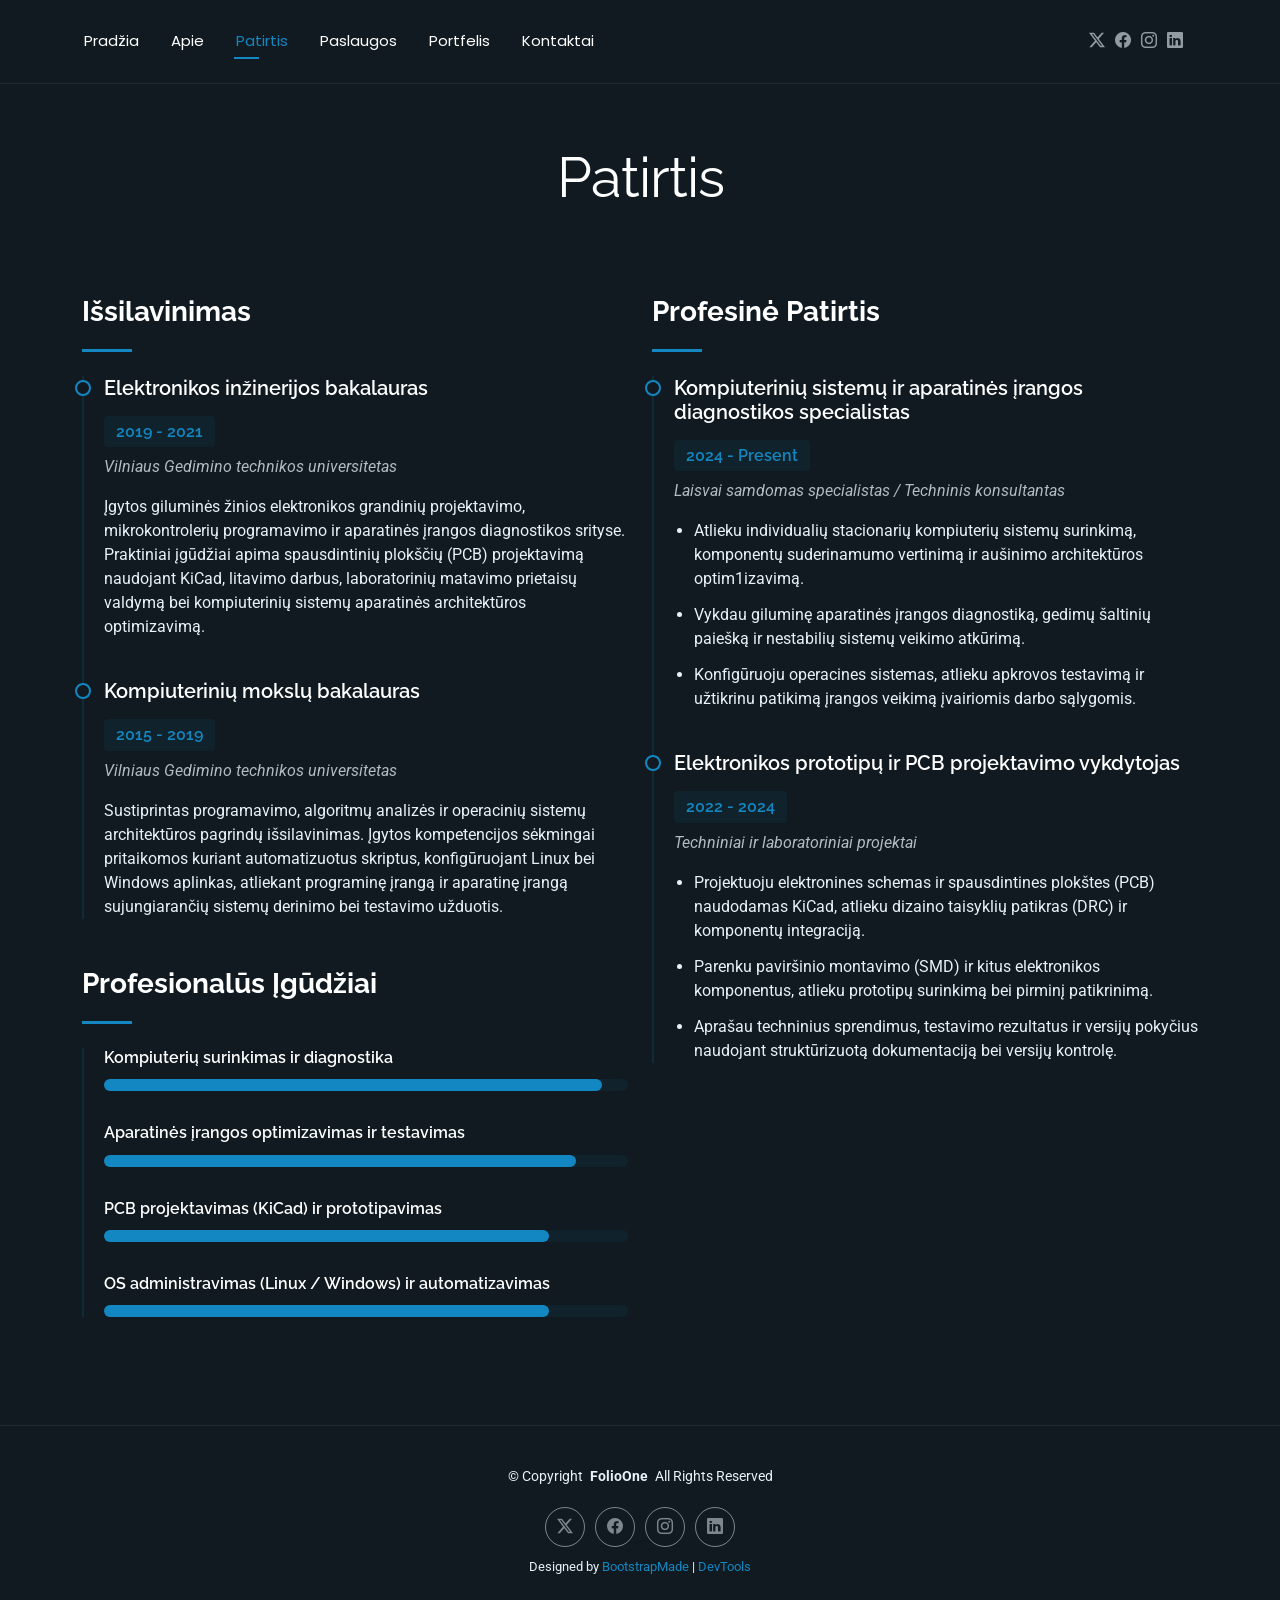
<file: resume.html>
<!DOCTYPE html>
<html lang="en">

<head>
  <meta charset="utf-8">
  <meta content="width=device-width, initial-scale=1.0" name="viewport">
  <title>Patirtis</title>
  <meta name="description" content="">
  <meta name="keywords" content="">

  <!-- Favicons -->
  <link href="assets/img/favicon.png?v=2" rel="icon">
  <link href="assets/img/apple-touch-icon.png" rel="apple-touch-icon">

  <!-- Fonts -->
  <link href="https://fonts.googleapis.com" rel="preconnect">
  <link href="https://fonts.gstatic.com" rel="preconnect" crossorigin>
  <link href="https://fonts.googleapis.com/css2?family=Roboto:ital,wght@0,100;0,300;0,400;0,500;0,700;0,900;1,100;1,300;1,400;1,500;1,700;1,900&family=Poppins:ital,wght@0,100;0,200;0,300;0,400;0,500;0,600;0,700;0,800;0,900;1,100;1,200;1,300;1,400;1,500;1,600;1,700;1,800;1,900&family=Raleway:ital,wght@0,100;0,200;0,300;0,400;0,500;0,600;0,700;0,800;0,900;1,100;1,200;1,300;1,400;1,500;1,600;1,700;1,800;1,900&display=swap" rel="stylesheet">

  <!-- Vendor CSS Files -->
  <link href="assets/vendor/bootstrap/css/bootstrap.min.css" rel="stylesheet">
  <link href="assets/vendor/bootstrap-icons/bootstrap-icons.css" rel="stylesheet">
  <link href="assets/vendor/aos/aos.css" rel="stylesheet">
  <link href="assets/vendor/swiper/swiper-bundle.min.css" rel="stylesheet">
  <link href="assets/vendor/glightbox/css/glightbox.min.css" rel="stylesheet">

  <!-- Main CSS File -->
  <link href="assets/css/main.css" rel="stylesheet">

  <!-- =======================================================
  * Template Name: FolioOne
  * Template URL: https://bootstrapmade.com/folioone-bootstrap-portfolio-website-template/
  * Updated: Aug 23 2025 with Bootstrap v5.3.7
  * Author: BootstrapMade.com
  * License: https://bootstrapmade.com/license/
  ======================================================== -->
</head>

<body class="resume-page">

  <header id="header" class="header d-flex align-items-center light-background sticky-top">
    <div class="container position-relative d-flex align-items-center justify-content-between">

      <!-- <a href="index.html" class="logo d-flex align-items-center me-auto me-xl-0">
      <img src="assets/img/logo.webp" alt="">
      <h1 class="sitename">FolioOne</h1> 
    </a> -->

      <nav id="navmenu" class="navmenu">
        <ul>
          <li><a href="index.html">Pradžia</a></li>
          <li><a href="about.html">Apie</a></li>
          <li><a href="resume.html" class="active">Patirtis</a></li>
          <li><a href="services.html">Paslaugos</a></li>
          <li><a href="portfolio.html">Portfelis</a></li>
          <li><a href="contact.html">Kontaktai</a></li>
        </ul>
        <i class="mobile-nav-toggle d-xl-none bi bi-list"></i>
      </nav>

      <div class="header-social-links">
        <a href="#" class="twitter"><i class="bi bi-twitter-x"></i></a>
        <a href="#" class="facebook"><i class="bi bi-facebook"></i></a>
        <a href="#" class="instagram"><i class="bi bi-instagram"></i></a>
        <a href="#" class="linkedin"><i class="bi bi-linkedin"></i></a>
      </div>

    </div>
  </header>

  <main class="main">

    <!-- Resume Section -->
    <section id="resume" class="resume section">

      <!-- Section Title -->
      <div class="container section-title" data-aos="fade-up">
        <h2>Patirtis</h2>
      </div><!-- End Section Title -->

      <div class="container" data-aos="fade-up" data-aos-delay="100">

        <div class="row">
          <div class="col-lg-6">

            <!-- Education Section -->
            <div class="resume-item" data-aos="fade-up">
              <h3 class="resume-title">Išsilavinimas</h3>

              <div class="resume-content">
                <article class="education-item">
                  <h4>Elektronikos inžinerijos bakalauras</h4>
                  <h5>2019 - 2021</h5>
                  <p class="institution"><em>Vilniaus Gedimino technikos universitetas</em></p>
                  <p>Įgytos giluminės žinios elektronikos grandinių projektavimo, mikrokontrolerių programavimo ir aparatinės įrangos diagnostikos srityse. 
                     Praktiniai įgūdžiai apima spausdintinių plokščių (PCB) projektavimą naudojant KiCad, litavimo darbus,
                     laboratorinių matavimo prietaisų valdymą bei kompiuterinių sistemų aparatinės architektūros optimizavimą.</p>
                </article>

                <article class="education-item">
                  <h4>Kompiuterinių mokslų bakalauras</h4>
                  <h5>2015 - 2019</h5>
                  <p class="institution"><em>Vilniaus Gedimino technikos universitetas</em></p>
                  <p>Sustiprintas programavimo, algoritmų analizės ir operacinių sistemų architektūros pagrindų išsilavinimas. 
                    Įgytos kompetencijos sėkmingai pritaikomos kuriant automatizuotus skriptus, konfigūruojant Linux bei Windows aplinkas, 
                    atliekant programinę įrangą ir aparatinę įrangą sujungiarančių sistemų derinimo bei testavimo užduotis.</p>
                </article>
              </div>
            </div><!-- End Education Section -->

            <!-- Professional Skills Section -->
            <div class="resume-item skills-animation" data-aos="fade-up">
              <h3 class="resume-title">Profesionalūs Įgūdžiai</h3>

              <div class="resume-content">
                <div class="skill-item">
                  <h4>Kompiuterių surinkimas ir diagnostika</h4>
                  <div class="progress">
                    <div class="progress-bar" role="progressbar" aria-valuenow="95" aria-valuemin="0" aria-valuemax="100"></div>
                  </div>
                </div>

                <div class="skill-item">
                  <h4>Aparatinės įrangos optimizavimas ir testavimas</h4>
                  <div class="progress">
                    <div class="progress-bar" role="progressbar" aria-valuenow="90" aria-valuemin="0" aria-valuemax="100"></div>
                  </div>
                </div>

                <div class="skill-item">
                  <h4>PCB projektavimas (KiCad) ir prototipavimas</h4>
                  <div class="progress">
                    <div class="progress-bar" role="progressbar" aria-valuenow="85" aria-valuemin="0" aria-valuemax="100"></div>
                  </div>
                </div>

                <div class="skill-item">
                  <h4>OS administravimas (Linux / Windows) ir automatizavimas</h4>
                  <div class="progress">
                    <div class="progress-bar" role="progressbar" aria-valuenow="85" aria-valuemin="0" aria-valuemax="100"></div>
                  </div>
                </div>
              </div>
            </div><!-- End Professional Skills Section -->
          </div>

          <div class="col-lg-6">
            <!-- Experience Section -->
            <div class="resume-item" data-aos="fade-up" data-aos-delay="100">
              <h3 class="resume-title">Profesinė Patirtis</h3>

              <div class="resume-content">
                <article class="experience-item">
                  <h4>Kompiuterinių sistemų ir aparatinės įrangos diagnostikos specialistas</h4>
                  <h5>2024 - Present</h5>
                  <p class="company"><em>Laisvai samdomas specialistas / Techninis konsultantas</em></p>
                  <ul>
                    <li>Atlieku individualių stacionarių kompiuterių sistemų surinkimą, 
                        komponentų suderinamumo vertinimą ir aušinimo architektūros optim1izavimą.</li>
                    <li>Vykdau giluminę aparatinės įrangos diagnostiką, gedimų šaltinių paiešką ir 
                        nestabilių sistemų veikimo atkūrimą.</li>
                    <li>Konfigūruoju operacines sistemas, atlieku apkrovos testavimą ir užtikrinu 
                        patikimą įrangos veikimą įvairiomis darbo sąlygomis.</li>
                  </ul>
                </article>

                <article class="experience-item">
                  <h4>Elektronikos prototipų ir PCB projektavimo vykdytojas</h4>
                  <h5>2022 - 2024</h5>
                  <p class="company"><em>Techniniai ir laboratoriniai projektai</em></p>
                  <ul>
                    <li>Projektuoju elektronines schemas ir spausdintines plokštes (PCB) naudodamas KiCad, atlieku dizaino taisyklių patikras (DRC) ir komponentų integraciją.</li>
                    <li>Parenku paviršinio montavimo (SMD) ir kitus elektronikos komponentus, atlieku prototipų surinkimą bei pirminį patikrinimą.</li>
                    <li>Aprašau techninius sprendimus, testavimo rezultatus ir versijų pokyčius naudojant struktūrizuotą dokumentaciją bei versijų kontrolę.</li>
                  </ul>
                </article>
              </div>
            </div><!-- End Experience Section -->
          </div>
        </div>

      </div>

    </section><!-- /Resume Section -->

  </main>

  <footer id="footer" class="footer">

    <div class="container">
      <div class="copyright text-center ">
        <p>© <span>Copyright</span> <strong class="px-1 sitename">FolioOne</strong> <span>All Rights Reserved<br></span></p>
      </div>
      <div class="social-links d-flex justify-content-center">
        <a href=""><i class="bi bi-twitter-x"></i></a>
        <a href=""><i class="bi bi-facebook"></i></a>
        <a href=""><i class="bi bi-instagram"></i></a>
        <a href=""><i class="bi bi-linkedin"></i></a>
      </div>
      <div class="credits">
        <!-- All the links in the footer should remain intact. -->
        <!-- You can delete the links only if you've purchased the pro version. -->
        <!-- Licensing information: https://bootstrapmade.com/license/ -->
        <!-- Purchase the pro version with working PHP/AJAX contact form: [buy-url] -->
        Designed by <a href="https://bootstrapmade.com/">BootstrapMade</a> | <a href="https://bootstrapmade.com/tools/">DevTools</a>
      </div>
    </div>

  </footer>

  <!-- Scroll Top -->
  <a href="#" id="scroll-top" class="scroll-top d-flex align-items-center justify-content-center"><i class="bi bi-arrow-up-short"></i></a>

  <!-- Preloader -->
  <div id="preloader"></div>

  <!-- Vendor JS Files -->
  <script src="assets/vendor/bootstrap/js/bootstrap.bundle.min.js"></script>
  <script src="assets/vendor/php-email-form/validate.js"></script>
  <script src="assets/vendor/aos/aos.js"></script>
  <script src="assets/vendor/typed.js/typed.umd.js"></script>
  <script src="assets/vendor/waypoints/noframework.waypoints.js"></script>
  <script src="assets/vendor/purecounter/purecounter_vanilla.js"></script>
  <script src="assets/vendor/swiper/swiper-bundle.min.js"></script>
  <script src="assets/vendor/imagesloaded/imagesloaded.pkgd.min.js"></script>
  <script src="assets/vendor/isotope-layout/isotope.pkgd.min.js"></script>
  <script src="assets/vendor/glightbox/js/glightbox.min.js"></script>

  <!-- Main JS File -->
  <script src="assets/js/main.js"></script>

</body>

</html>
</file>
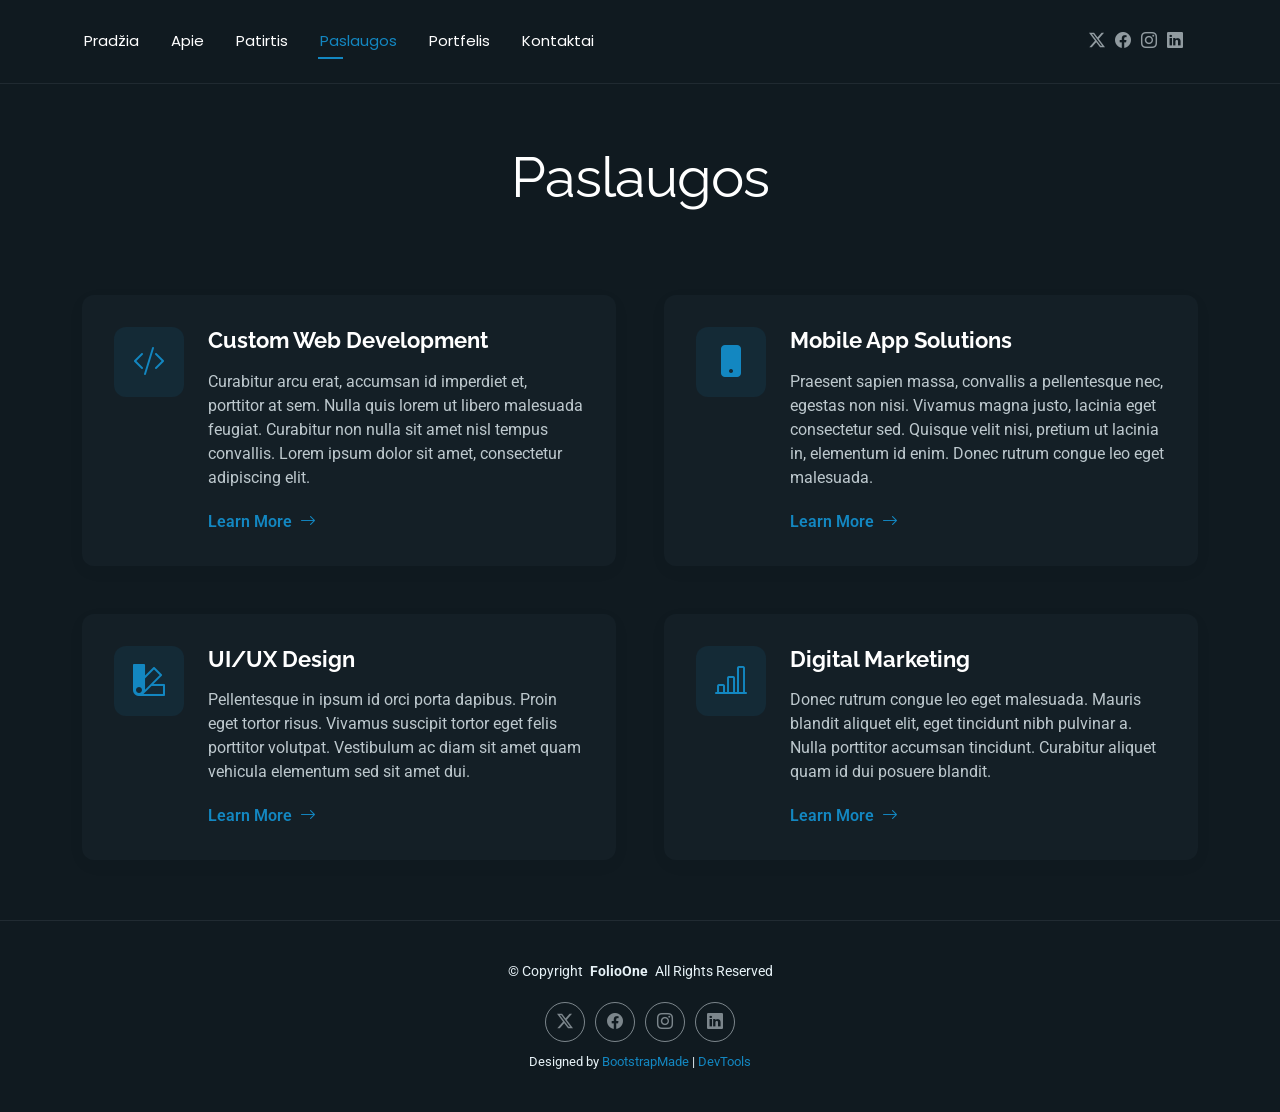
<file: services.html>
<!DOCTYPE html>
<html lang="en">

<head>
  <meta charset="utf-8">
  <meta content="width=device-width, initial-scale=1.0" name="viewport">
  <title>Paslaugos</title>
  <meta name="description" content="">
  <meta name="keywords" content="">

  <!-- Favicons -->
  <link href="assets/img/favicon.png?v=2" rel="icon">
  <link href="assets/img/apple-touch-icon.png" rel="apple-touch-icon">

  <!-- Fonts -->
  <link href="https://fonts.googleapis.com" rel="preconnect">
  <link href="https://fonts.gstatic.com" rel="preconnect" crossorigin>
  <link href="https://fonts.googleapis.com/css2?family=Roboto:ital,wght@0,100;0,300;0,400;0,500;0,700;0,900;1,100;1,300;1,400;1,500;1,700;1,900&family=Poppins:ital,wght@0,100;0,200;0,300;0,400;0,500;0,600;0,700;0,800;0,900;1,100;1,200;1,300;1,400;1,500;1,600;1,700;1,800;1,900&family=Raleway:ital,wght@0,100;0,200;0,300;0,400;0,500;0,600;0,700;0,800;0,900;1,100;1,200;1,300;1,400;1,500;1,600;1,700;1,800;1,900&display=swap" rel="stylesheet">

  <!-- Vendor CSS Files -->
  <link href="assets/vendor/bootstrap/css/bootstrap.min.css" rel="stylesheet">
  <link href="assets/vendor/bootstrap-icons/bootstrap-icons.css" rel="stylesheet">
  <link href="assets/vendor/aos/aos.css" rel="stylesheet">
  <link href="assets/vendor/swiper/swiper-bundle.min.css" rel="stylesheet">
  <link href="assets/vendor/glightbox/css/glightbox.min.css" rel="stylesheet">

  <!-- Main CSS File -->
  <link href="assets/css/main.css" rel="stylesheet">

  <!-- =======================================================
  * Template Name: FolioOne
  * Template URL: https://bootstrapmade.com/folioone-bootstrap-portfolio-website-template/
  * Updated: Aug 23 2025 with Bootstrap v5.3.7
  * Author: BootstrapMade.com
  * License: https://bootstrapmade.com/license/
  ======================================================== -->
</head>

<body class="services-page">

  <header id="header" class="header d-flex align-items-center light-background sticky-top">
    <div class="container position-relative d-flex align-items-center justify-content-between">

      <!-- <a href="index.html" class="logo d-flex align-items-center me-auto me-xl-0">
      <img src="assets/img/logo.webp" alt="">
      <h1 class="sitename">FolioOne</h1> 
    </a> -->

      <nav id="navmenu" class="navmenu">
        <ul>
          <li><a href="index.html">Pradžia</a></li>
          <li><a href="about.html">Apie</a></li>
          <li><a href="resume.html">Patirtis</a></li>
          <li><a href="services.html" class="active">Paslaugos</a></li>
          <li><a href="portfolio.html">Portfelis</a></li>
          <li><a href="contact.html">Kontaktai</a></li>
        </ul>
        <i class="mobile-nav-toggle d-xl-none bi bi-list"></i>
      </nav>

      <div class="header-social-links">
        <a href="#" class="twitter"><i class="bi bi-twitter-x"></i></a>
        <a href="#" class="facebook"><i class="bi bi-facebook"></i></a>
        <a href="#" class="instagram"><i class="bi bi-instagram"></i></a>
        <a href="#" class="linkedin"><i class="bi bi-linkedin"></i></a>
      </div>

    </div>
  </header>

  <main class="main">

    <!-- Services Section -->
    <section id="services" class="services section">

      <!-- Section Title -->
      <div class="container section-title" data-aos="fade-up">
        <h2>Paslaugos</h2>
      </div><!-- End Section Title -->

      <div class="container" data-aos="fade-up" data-aos-delay="100">

        <div class="row justify-content-center g-5">

          <div class="col-md-6" data-aos="fade-right" data-aos-delay="100">
            <div class="service-item">
              <div class="service-icon">
                <i class="bi bi-code-slash"></i>
              </div>
              <div class="service-content">
                <h3>Custom Web Development</h3>
                <p>Curabitur arcu erat, accumsan id imperdiet et, porttitor at sem. Nulla quis lorem ut libero malesuada feugiat. Curabitur non nulla sit amet nisl tempus convallis. Lorem ipsum dolor sit amet, consectetur adipiscing elit.</p>
                <a href="" class="service-link">
                  <span>Learn More</span>
                  <i class="bi bi-arrow-right"></i>
                </a>
              </div>
            </div>
          </div><!-- End Service Item -->

          <div class="col-md-6" data-aos="fade-left" data-aos-delay="100">
            <div class="service-item">
              <div class="service-icon">
                <i class="bi bi-phone-fill"></i>
              </div>
              <div class="service-content">
                <h3>Mobile App Solutions</h3>
                <p>Praesent sapien massa, convallis a pellentesque nec, egestas non nisi. Vivamus magna justo, lacinia eget consectetur sed. Quisque velit nisi, pretium ut lacinia in, elementum id enim. Donec rutrum congue leo eget malesuada.</p>
                <a href="" class="service-link">
                  <span>Learn More</span>
                  <i class="bi bi-arrow-right"></i>
                </a>
              </div>
            </div>
          </div><!-- End Service Item -->

          <div class="col-md-6" data-aos="fade-right" data-aos-delay="200">
            <div class="service-item">
              <div class="service-icon">
                <i class="bi bi-palette2"></i>
              </div>
              <div class="service-content">
                <h3>UI/UX Design</h3>
                <p>Pellentesque in ipsum id orci porta dapibus. Proin eget tortor risus. Vivamus suscipit tortor eget felis porttitor volutpat. Vestibulum ac diam sit amet quam vehicula elementum sed sit amet dui.</p>
                <a href="" class="service-link">
                  <span>Learn More</span>
                  <i class="bi bi-arrow-right"></i>
                </a>
              </div>
            </div>
          </div><!-- End Service Item -->

          <div class="col-md-6" data-aos="fade-left" data-aos-delay="200">
            <div class="service-item">
              <div class="service-icon">
                <i class="bi bi-bar-chart-line"></i>
              </div>
              <div class="service-content">
                <h3>Digital Marketing</h3>
                <p>Donec rutrum congue leo eget malesuada. Mauris blandit aliquet elit, eget tincidunt nibh pulvinar a. Nulla porttitor accumsan tincidunt. Curabitur aliquet quam id dui posuere blandit.</p>
                <a href="" class="service-link">
                  <span>Learn More</span>
                  <i class="bi bi-arrow-right"></i>
                </a>
              </div>
            </div>
          </div><!-- End Service Item -->

        </div>

      </div>

    </section><!-- /Services Section -->

  </main>

  <footer id="footer" class="footer">

    <div class="container">
      <div class="copyright text-center ">
        <p>© <span>Copyright</span> <strong class="px-1 sitename">FolioOne</strong> <span>All Rights Reserved<br></span></p>
      </div>
      <div class="social-links d-flex justify-content-center">
        <a href=""><i class="bi bi-twitter-x"></i></a>
        <a href=""><i class="bi bi-facebook"></i></a>
        <a href=""><i class="bi bi-instagram"></i></a>
        <a href=""><i class="bi bi-linkedin"></i></a>
      </div>
      <div class="credits">
        <!-- All the links in the footer should remain intact. -->
        <!-- You can delete the links only if you've purchased the pro version. -->
        <!-- Licensing information: https://bootstrapmade.com/license/ -->
        <!-- Purchase the pro version with working PHP/AJAX contact form: [buy-url] -->
        Designed by <a href="https://bootstrapmade.com/">BootstrapMade</a> | <a href="https://bootstrapmade.com/tools/">DevTools</a>
      </div>
    </div>

  </footer>

  <!-- Scroll Top -->
  <a href="#" id="scroll-top" class="scroll-top d-flex align-items-center justify-content-center"><i class="bi bi-arrow-up-short"></i></a>

  <!-- Preloader -->
  <div id="preloader"></div>

  <!-- Vendor JS Files -->
  <script src="assets/vendor/bootstrap/js/bootstrap.bundle.min.js"></script>
  <script src="assets/vendor/php-email-form/validate.js"></script>
  <script src="assets/vendor/aos/aos.js"></script>
  <script src="assets/vendor/typed.js/typed.umd.js"></script>
  <script src="assets/vendor/waypoints/noframework.waypoints.js"></script>
  <script src="assets/vendor/purecounter/purecounter_vanilla.js"></script>
  <script src="assets/vendor/swiper/swiper-bundle.min.js"></script>
  <script src="assets/vendor/imagesloaded/imagesloaded.pkgd.min.js"></script>
  <script src="assets/vendor/isotope-layout/isotope.pkgd.min.js"></script>
  <script src="assets/vendor/glightbox/js/glightbox.min.js"></script>

  <!-- Main JS File -->
  <script src="assets/js/main.js"></script>

</body>

</html>
</file>
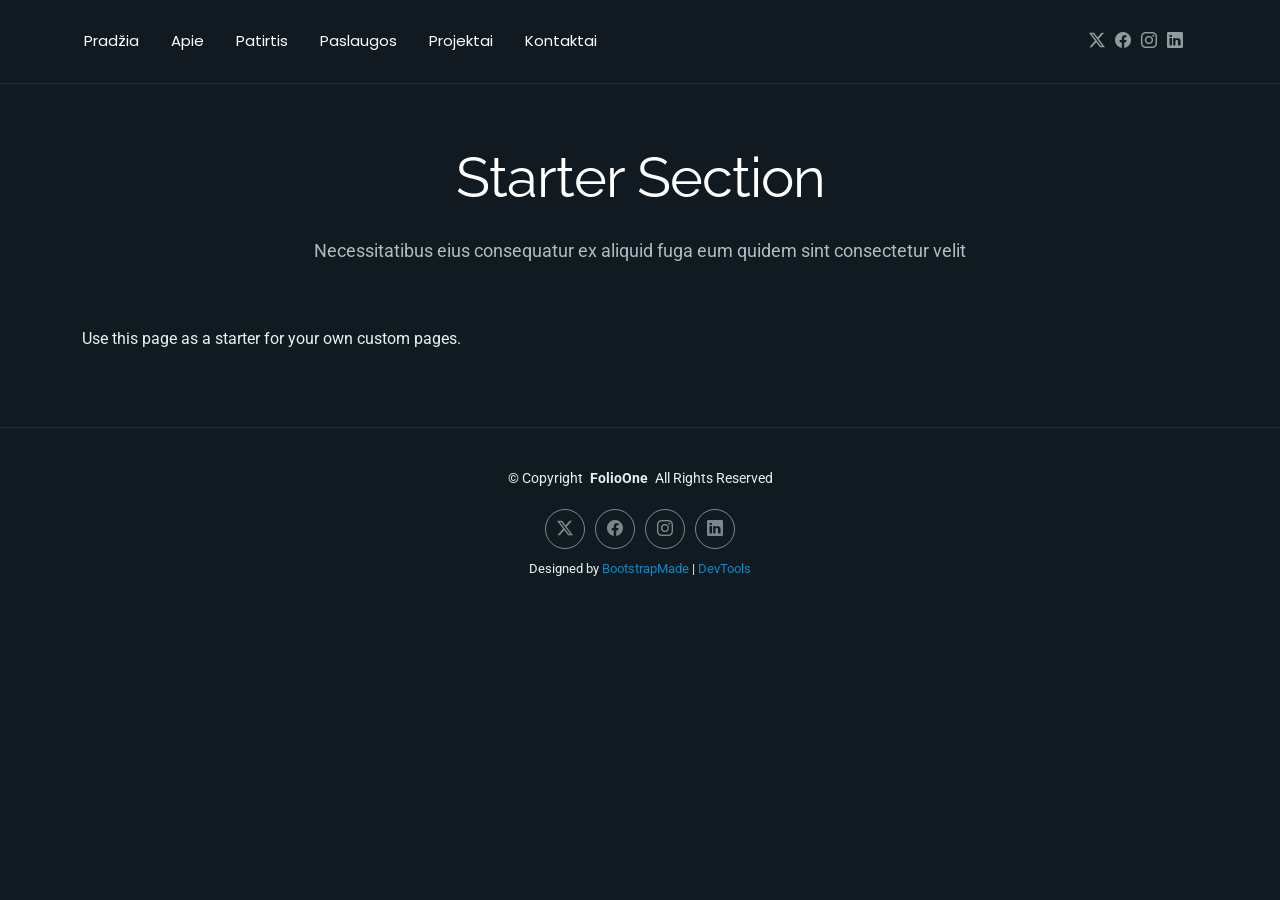
<file: starter-page.html>
<!DOCTYPE html>
<html lang="en">

<head>
  <meta charset="utf-8">
  <meta content="width=device-width, initial-scale=1.0" name="viewport">
  <title>Pradinis puslapis</title>
  <meta name="description" content="">
  <meta name="keywords" content="">

  <!-- Favicons -->
  <link href="assets/img/favicon.png?v=2" rel="icon">
  <link href="assets/img/apple-touch-icon.png" rel="apple-touch-icon">

  <!-- Fonts -->
  <link href="https://fonts.googleapis.com" rel="preconnect">
  <link href="https://fonts.gstatic.com" rel="preconnect" crossorigin>
  <link href="https://fonts.googleapis.com/css2?family=Roboto:ital,wght@0,100;0,300;0,400;0,500;0,700;0,900;1,100;1,300;1,400;1,500;1,700;1,900&family=Poppins:ital,wght@0,100;0,200;0,300;0,400;0,500;0,600;0,700;0,800;0,900;1,100;1,200;1,300;1,400;1,500;1,600;1,700;1,800;1,900&family=Raleway:ital,wght@0,100;0,200;0,300;0,400;0,500;0,600;0,700;0,800;0,900;1,100;1,200;1,300;1,400;1,500;1,600;1,700;1,800;1,900&display=swap" rel="stylesheet">

  <!-- Vendor CSS Files -->
  <link href="assets/vendor/bootstrap/css/bootstrap.min.css" rel="stylesheet">
  <link href="assets/vendor/bootstrap-icons/bootstrap-icons.css" rel="stylesheet">
  <link href="assets/vendor/aos/aos.css" rel="stylesheet">
  <link href="assets/vendor/swiper/swiper-bundle.min.css" rel="stylesheet">
  <link href="assets/vendor/glightbox/css/glightbox.min.css" rel="stylesheet">

  <!-- Main CSS File -->
  <link href="assets/css/main.css" rel="stylesheet">

  <!-- =======================================================
  * Template Name: FolioOne
  * Template URL: https://bootstrapmade.com/folioone-bootstrap-portfolio-website-template/
  * Updated: Aug 23 2025 with Bootstrap v5.3.7
  * Author: BootstrapMade.com
  * License: https://bootstrapmade.com/license/
  ======================================================== -->
</head>

<body class="starter-page-page">

  <header id="header" class="header d-flex align-items-center light-background sticky-top">
    <div class="container position-relative d-flex align-items-center justify-content-between">

      <!-- <a href="index.html" class="logo d-flex align-items-center me-auto me-xl-0">
      <img src="assets/img/logo.webp" alt="">
      <h1 class="sitename">FolioOne</h1> 
    </a> -->

      <nav id="navmenu" class="navmenu">
        <ul>
          <li><a href="index.html">Pradžia</a></li>
          <li><a href="about.html">Apie</a></li>
          <li><a href="resume.html">Patirtis</a></li>
          <li><a href="services.html">Paslaugos</a></li>
          <li><a href="portfolio.html">Projektai</a></li>
          <li><a href="contact.html">Kontaktai</a></li>
        </ul>
        <i class="mobile-nav-toggle d-xl-none bi bi-list"></i>
      </nav>

      <div class="header-social-links">
        <a href="#" class="twitter"><i class="bi bi-twitter-x"></i></a>
        <a href="#" class="facebook"><i class="bi bi-facebook"></i></a>
        <a href="#" class="instagram"><i class="bi bi-instagram"></i></a>
        <a href="#" class="linkedin"><i class="bi bi-linkedin"></i></a>
      </div>

    </div>
  </header>

  <main class="main">

    <!-- Starter Section Section -->
    <section id="starter-section" class="starter-section section">

      <!-- Section Title -->
      <div class="container section-title" data-aos="fade-up">
        <h2>Starter Section</h2>
        <p>Necessitatibus eius consequatur ex aliquid fuga eum quidem sint consectetur velit</p>
      </div><!-- End Section Title -->

      <div class="container" data-aos="fade-up">
        <p>Use this page as a starter for your own custom pages.</p>
      </div>

    </section><!-- /Starter Section Section -->

  </main>

  <footer id="footer" class="footer">

    <div class="container">
      <div class="copyright text-center ">
        <p>© <span>Copyright</span> <strong class="px-1 sitename">FolioOne</strong> <span>All Rights Reserved<br></span></p>
      </div>
      <div class="social-links d-flex justify-content-center">
        <a href=""><i class="bi bi-twitter-x"></i></a>
        <a href=""><i class="bi bi-facebook"></i></a>
        <a href=""><i class="bi bi-instagram"></i></a>
        <a href=""><i class="bi bi-linkedin"></i></a>
      </div>
      <div class="credits">
        <!-- All the links in the footer should remain intact. -->
        <!-- You can delete the links only if you've purchased the pro version. -->
        <!-- Licensing information: https://bootstrapmade.com/license/ -->
        <!-- Purchase the pro version with working PHP/AJAX contact form: [buy-url] -->
        Designed by <a href="https://bootstrapmade.com/">BootstrapMade</a> | <a href="https://bootstrapmade.com/tools/">DevTools</a>
      </div>
    </div>

  </footer>

  <!-- Scroll Top -->
  <a href="#" id="scroll-top" class="scroll-top d-flex align-items-center justify-content-center"><i class="bi bi-arrow-up-short"></i></a>

  <!-- Preloader -->
  <div id="preloader"></div>

  <!-- Vendor JS Files -->
  <script src="assets/vendor/bootstrap/js/bootstrap.bundle.min.js"></script>
  <script src="assets/vendor/php-email-form/validate.js"></script>
  <script src="assets/vendor/aos/aos.js"></script>
  <script src="assets/vendor/typed.js/typed.umd.js"></script>
  <script src="assets/vendor/waypoints/noframework.waypoints.js"></script>
  <script src="assets/vendor/purecounter/purecounter_vanilla.js"></script>
  <script src="assets/vendor/swiper/swiper-bundle.min.js"></script>
  <script src="assets/vendor/imagesloaded/imagesloaded.pkgd.min.js"></script>
  <script src="assets/vendor/isotope-layout/isotope.pkgd.min.js"></script>
  <script src="assets/vendor/glightbox/js/glightbox.min.js"></script>

  <!-- Main JS File -->
  <script src="assets/js/main.js"></script>

</body>

</html>
</file>
<file: assets/css/main.css>
/**
* Template Name: FolioOne
* Template URL: https://bootstrapmade.com/folioone-bootstrap-portfolio-website-template/
* Updated: Aug 23 2025 with Bootstrap v5.3.7
* Author: BootstrapMade.com
* License: https://bootstrapmade.com/license/
*/

/*--------------------------------------------------------------
# Font & Color Variables
# Help: https://bootstrapmade.com/color-system/
--------------------------------------------------------------*/
/* Fonts */
:root {
  --default-font: "Roboto",  system-ui, -apple-system, "Segoe UI", Roboto, "Helvetica Neue", Arial, "Noto Sans", "Liberation Sans", sans-serif, "Apple Color Emoji", "Segoe UI Emoji", "Segoe UI Symbol", "Noto Color Emoji";
  --heading-font: "Raleway",  sans-serif;
  --nav-font: "Poppins",  sans-serif;
}

/* Global Colors - The following color variables are used throughout the website. Updating them here will change the color scheme of the entire website */
:root { 
  --background-color: #101a20; /* Background color for the entire website, including individual sections */
  --default-color: #e7f2f7; /* Default color used for the majority of the text content across the entire website */
  --heading-color: #ffffff; /* Color for headings, subheadings and title throughout the website */
  --accent-color: #1387c1; /* Accent color that represents your brand on the website. It's used for buttons, links, and other elements that need to stand out */
  --surface-color: #141f26; /* The surface color is used as a background of boxed elements within sections, such as cards, icon boxes, or other elements that require a visual separation from the global background. */
  --contrast-color: #ffffff; /* Contrast color for text, ensuring readability against backgrounds of accent, heading, or default colors. */
}

/* Nav Menu Colors - The following color variables are used specifically for the navigation menu. They are separate from the global colors to allow for more customization options */
:root {
  --nav-color: #ffffff;  /* The default color of the main navmenu links */
  --nav-hover-color: #1387c1; /* Applied to main navmenu links when they are hovered over or active */
  --nav-mobile-background-color: #213642; /* Used as the background color for mobile navigation menu */
  --nav-dropdown-background-color: #051117; /* Used as the background color for dropdown items that appear when hovering over primary navigation items */
  --nav-dropdown-color: #e7f2f7; /* Used for navigation links of the dropdown items in the navigation menu. */
  --nav-dropdown-hover-color: #1387c1; /* Similar to --nav-hover-color, this color is applied to dropdown navigation links when they are hovered over. */
}

/* Color Presets - These classes override global colors when applied to any section or element, providing reuse of the sam color scheme. */

.light-background {
  --background-color: #142027;
  --surface-color: #325264;
}

.dark-background {
  --background-color: #0b1419;
  --default-color: #ffffff;
  --heading-color: #ffffff;
  --surface-color: #252525;
  --contrast-color: #ffffff;
}

/* Smooth scroll */
:root {
  scroll-behavior: smooth;
}

/*--------------------------------------------------------------
# General Styling & Shared Classes
--------------------------------------------------------------*/
body {
  color: var(--default-color);
  background-color: var(--background-color);
  font-family: var(--default-font);
}

a {
  color: var(--accent-color);
  text-decoration: none;
  transition: 0.3s;
}

a:hover {
  color: color-mix(in srgb, var(--accent-color), transparent 25%);
  text-decoration: none;
}

h1,
h2,
h3,
h4,
h5,
h6 {
  color: var(--heading-color);
  font-family: var(--heading-font);
}

/* PHP Email Form Messages
------------------------------*/
.php-email-form .error-message {
  display: none;
  background: #df1529;
  color: #ffffff;
  text-align: left;
  padding: 15px;
  margin-bottom: 24px;
  font-weight: 600;
}

.php-email-form .sent-message {
  display: none;
  color: #ffffff;
  background: #059652;
  text-align: center;
  padding: 15px;
  margin-bottom: 24px;
  font-weight: 600;
}

.php-email-form .loading {
  display: none;
  background: var(--surface-color);
  text-align: center;
  padding: 15px;
  margin-bottom: 24px;
}

.php-email-form .loading:before {
  content: "";
  display: inline-block;
  border-radius: 50%;
  width: 24px;
  height: 24px;
  margin: 0 10px -6px 0;
  border: 3px solid var(--accent-color);
  border-top-color: var(--surface-color);
  animation: php-email-form-loading 1s linear infinite;
}

@keyframes php-email-form-loading {
  0% {
    transform: rotate(0deg);
  }

  100% {
    transform: rotate(360deg);
  }
}

/*--------------------------------------------------------------
# Global Header
--------------------------------------------------------------*/
.header {
  --background-color: rgba(255, 255, 255, 0);
  color: var(--default-color);
  background-color: var(--background-color);
  padding: 15px 0;
  transition: all 0.5s;
  z-index: 997;
  border-bottom: 1px solid color-mix(in srgb, var(--default-color), transparent 92%);
}

.header .logo {
  line-height: 1;
}

.header .logo img {
  max-height: 36px;
  margin-right: 8px;
}

.header .logo h1 {
  font-size: 32px;
  margin: 0;
  font-weight: 400;
  color: var(--heading-color);
}

.header .header-social-links {
  padding-right: 15px;
}

.header .header-social-links a {
  color: color-mix(in srgb, var(--default-color), transparent 40%);
  padding-left: 6px;
  display: inline-block;
  transition: 0.3s;
  font-size: 16px;
}

.header .header-social-links a:hover {
  color: var(--default-color);
}

.header .header-social-links a i {
  line-height: 0px;
}

@media (max-width: 1200px) {
  .header .logo {
    order: 1;
  }

  .header .header-social-links {
    order: 2;
  }

  .header .navmenu {
    order: 3;
  }
}

/* Global Header on Scroll
------------------------------*/
.scrolled .header {
  --background-color: rgba(16, 26, 32, 0.9);
}

/*--------------------------------------------------------------
# Navigation Menu
--------------------------------------------------------------*/
/* Desktop Navigation */
@media (min-width: 1200px) {
  .navmenu {
    padding: 0;
  }

  .navmenu ul {
    margin: 0;
    padding: 0;
    display: flex;
    list-style: none;
    align-items: center;
  }

  .navmenu li {
    position: relative;
  }

  .navmenu>ul>li {
    white-space: nowrap;
    padding: 15px 28px 15px 0;
  }

  .navmenu>ul>li:last-child {
    padding-right: 0;
  }

  .navmenu a,
  .navmenu a:focus {
    color: var(--nav-color);
    font-size: 15px;
    padding: 0 2px;
    font-family: var(--nav-font);
    font-weight: 400;
    display: flex;
    align-items: center;
    justify-content: space-between;
    white-space: nowrap;
    transition: 0.3s;
    position: relative;
  }

  .navmenu a i,
  .navmenu a:focus i {
    font-size: 12px;
    line-height: 0;
    margin-left: 5px;
    transition: 0.3s;
  }

  .navmenu>ul>li>a:before {
    content: "";
    position: absolute;
    height: 2px;
    bottom: -6px;
    left: 0;
    background-color: var(--nav-hover-color);
    visibility: hidden;
    width: 0px;
    transition: all 0.3s ease-in-out 0s;
  }

  .navmenu a:hover:before,
  .navmenu li:hover>a:before,
  .navmenu .active:before {
    visibility: visible;
    width: 25px;
  }

  .navmenu li:hover>a,
  .navmenu .active,
  .navmenu .active:focus {
    color: var(--nav-hover-color);
  }

  .navmenu .dropdown ul {
    margin: 0;
    padding: 10px 0;
    background: var(--nav-dropdown-background-color);
    display: block;
    position: absolute;
    visibility: hidden;
    left: -5px;
    top: 130%;
    opacity: 0;
    transition: 0.3s;
    border-radius: 4px;
    z-index: 99;
    box-shadow: 0px 0px 30px rgba(0, 0, 0, 0.1);
  }

  .navmenu .dropdown ul li {
    min-width: 200px;
  }

  .navmenu .dropdown ul a {
    padding: 10px 20px;
    font-size: 15px;
    text-transform: none;
    color: var(--nav-dropdown-color);
  }

  .navmenu .dropdown ul a i {
    font-size: 12px;
  }

  .navmenu .dropdown ul a:hover,
  .navmenu .dropdown ul .active:hover,
  .navmenu .dropdown ul li:hover>a {
    color: var(--nav-dropdown-hover-color);
  }

  .navmenu .dropdown:hover>ul {
    opacity: 1;
    top: 100%;
    visibility: visible;
  }

  .navmenu .dropdown .dropdown ul {
    top: 0;
    left: -90%;
    visibility: hidden;
  }

  .navmenu .dropdown .dropdown:hover>ul {
    opacity: 1;
    top: 0;
    left: -100%;
    visibility: visible;
  }
}

/* Mobile Navigation */
@media (max-width: 1199px) {
  .mobile-nav-toggle {
    color: var(--nav-color);
    font-size: 28px;
    line-height: 0;
    margin-right: 10px;
    cursor: pointer;
    transition: color 0.3s;
  }

  .navmenu {
    padding: 0;
    z-index: 9997;
  }

  .navmenu ul {
    display: none;
    list-style: none;
    position: absolute;
    inset: 60px 20px 20px 20px;
    padding: 10px 0;
    margin: 0;
    border-radius: 6px;
    background-color: var(--nav-mobile-background-color);
    border: 1px solid color-mix(in srgb, var(--default-color), transparent 90%);
    box-shadow: none;
    overflow-y: auto;
    transition: 0.3s;
    z-index: 9998;
  }

  .navmenu a,
  .navmenu a:focus {
    color: var(--nav-dropdown-color);
    padding: 10px 20px;
    font-family: var(--nav-font);
    font-size: 17px;
    font-weight: 500;
    display: flex;
    align-items: center;
    justify-content: space-between;
    white-space: nowrap;
    transition: 0.3s;
  }

  .navmenu a i,
  .navmenu a:focus i {
    font-size: 12px;
    line-height: 0;
    margin-left: 5px;
    width: 30px;
    height: 30px;
    display: flex;
    align-items: center;
    justify-content: center;
    border-radius: 50%;
    transition: 0.3s;
    background-color: color-mix(in srgb, var(--accent-color), transparent 90%);
  }

  .navmenu a i:hover,
  .navmenu a:focus i:hover {
    background-color: var(--accent-color);
    color: var(--contrast-color);
  }

  .navmenu a:hover,
  .navmenu .active,
  .navmenu .active:focus {
    color: var(--nav-dropdown-hover-color);
  }

  .navmenu .active i,
  .navmenu .active:focus i {
    background-color: var(--accent-color);
    color: var(--contrast-color);
    transform: rotate(180deg);
  }

  .navmenu .dropdown ul {
    position: static;
    display: none;
    z-index: 99;
    padding: 10px 0;
    margin: 10px 20px;
    background-color: var(--nav-dropdown-background-color);
    transition: all 0.5s ease-in-out;
  }

  .navmenu .dropdown ul ul {
    background-color: rgba(33, 37, 41, 0.1);
  }

  .navmenu .dropdown>.dropdown-active {
    display: block;
    background-color: rgba(33, 37, 41, 0.03);
  }

  .mobile-nav-active {
    overflow: hidden;
  }

  .mobile-nav-active .mobile-nav-toggle {
    color: #fff;
    position: absolute;
    font-size: 32px;
    top: 15px;
    right: 15px;
    margin-right: 0;
    z-index: 9999;
  }

  .mobile-nav-active .navmenu {
    position: fixed;
    overflow: hidden;
    inset: 0;
    background: rgba(33, 37, 41, 0.8);
    transition: 0.3s;
  }

  .mobile-nav-active .navmenu>ul {
    display: block;
  }
}

/*--------------------------------------------------------------
# Global Footer
--------------------------------------------------------------*/
.footer {
  color: var(--default-color);
  background-color: var(--background-color);
  font-size: 14px;
  padding: 40px 0;
  position: relative;
  border-top: 1px solid color-mix(in srgb, var(--default-color), transparent 92%);
}

.footer .copyright p {
  margin-bottom: 0;
}

.footer .social-links {
  margin-top: 20px;
}

.footer .social-links a {
  display: flex;
  align-items: center;
  justify-content: center;
  width: 40px;
  height: 40px;
  border-radius: 50%;
  border: 1px solid color-mix(in srgb, var(--default-color), transparent 50%);
  font-size: 16px;
  color: color-mix(in srgb, var(--default-color), transparent 50%);
  margin: 0 5px;
  transition: 0.3s;
}

.footer .social-links a:hover {
  color: var(--accent-color);
  border-color: var(--accent-color);
}

.footer .credits {
  margin-top: 10px;
  font-size: 13px;
  text-align: center;
}

/*--------------------------------------------------------------
# Preloader
--------------------------------------------------------------*/
#preloader {
  position: fixed;
  inset: 0;
  z-index: 9999;
  overflow: hidden;
  background-color: var(--background-color);
  transition: all 0.6s ease-out;
  width: 100%;
  height: 100vh;
}

#preloader:before,
#preloader:after {
  content: "";
  position: absolute;
  border: 4px solid var(--accent-color);
  border-radius: 50%;
  animation: animate-preloader 2s cubic-bezier(0, 0.2, 0.8, 1) infinite;
}

#preloader:after {
  animation-delay: -0.5s;
}

@keyframes animate-preloader {
  0% {
    width: 10px;
    height: 10px;
    top: calc(50% - 5px);
    left: calc(50% - 5px);
    opacity: 1;
  }

  100% {
    width: 72px;
    height: 72px;
    top: calc(50% - 36px);
    left: calc(50% - 36px);
    opacity: 0;
  }
}

/*--------------------------------------------------------------
# Scroll Top Button
--------------------------------------------------------------*/
.scroll-top {
  position: fixed;
  visibility: hidden;
  opacity: 0;
  right: 15px;
  bottom: -15px;
  z-index: 99999;
  background-color: var(--accent-color);
  width: 44px;
  height: 44px;
  border-radius: 50px;
  transition: all 0.4s;
}

.scroll-top i {
  font-size: 24px;
  color: var(--contrast-color);
  line-height: 0;
}

.scroll-top:hover {
  background-color: color-mix(in srgb, var(--accent-color), transparent 20%);
  color: var(--contrast-color);
}

.scroll-top.active {
  visibility: visible;
  opacity: 1;
  bottom: 15px;
}

/*--------------------------------------------------------------
# Disable aos animation delay on mobile devices
--------------------------------------------------------------*/
@media screen and (max-width: 768px) {
  [data-aos-delay] {
    transition-delay: 0 !important;
  }
}

/*--------------------------------------------------------------
# Global Page Titles & Breadcrumbs
--------------------------------------------------------------*/
.page-title {
  color: var(--default-color);
  background-color: var(--background-color);
  position: relative;
}

.page-title .heading {
  padding: 80px 0;
  border-top: 1px solid color-mix(in srgb, var(--default-color), transparent 90%);
}

.page-title .heading h1 {
  font-size: 38px;
  font-weight: 700;
}

.page-title nav {
  background-color: color-mix(in srgb, var(--default-color), transparent 96%);
  padding: 20px 0;
}

.page-title nav ol {
  display: flex;
  flex-wrap: wrap;
  list-style: none;
  padding: 0;
  margin: 0;
  font-size: 16px;
  font-weight: 400;
}

.page-title nav ol li+li {
  padding-left: 10px;
}

.page-title nav ol li+li::before {
  content: "/";
  display: inline-block;
  padding-right: 10px;
  color: color-mix(in srgb, var(--default-color), transparent 70%);
}

/*--------------------------------------------------------------
# Global Sections
--------------------------------------------------------------*/
section,
.section {
  color: var(--default-color);
  background-color: var(--background-color);
  padding: 60px 0;
  scroll-margin-top: 100px;
  overflow: clip;
}

@media (max-width: 1199px) {

  section,
  .section {
    scroll-margin-top: 66px;
  }
}

/*--------------------------------------------------------------
# Global Section Titles
--------------------------------------------------------------*/
.section-title {
  text-align: center;
  padding-bottom: 60px;
  position: relative;
}

.section-title h2 {
  font-size: 3.5rem;
  font-weight: 400;
  line-height: 1.2;
  color: var(--heading-color);
  margin-bottom: 1.5rem;
  letter-spacing: -1px;
}

@media (max-width: 768px) {
  .section-title h2 {
    font-size: 2.5rem;
  }
}

.section-title p {
  font-size: 1.125rem;
  line-height: 1.8;
  color: color-mix(in srgb, var(--default-color), transparent 25%);
  max-width: 900px;
  margin: 0 auto;
  text-wrap: balance;
}

/*--------------------------------------------------------------
# Hero Section
--------------------------------------------------------------*/
.hero {
  padding: 80px 0;
  min-height: 100vh;
  display: flex;
  align-items: center;
}

.hero .hero-content h1 {
  font-size: 3.5rem;
  font-weight: 700;
  margin-bottom: 1rem;
  line-height: 1.2;
}

.hero .hero-content h1 .highlight {
  color: var(--accent-color);
  position: relative;
}

.hero .hero-content h1 .highlight::after {
  content: "";
  position: absolute;
  bottom: 0;
  left: 0;
  width: 100%;
  height: 3px;
  background: linear-gradient(90deg, var(--accent-color), color-mix(in srgb, var(--accent-color), transparent 50%));
  border-radius: 2px;
}

@media (max-width: 768px) {
  .hero .hero-content h1 {
    font-size: 2.5rem;
  }
}

.hero .hero-content h2 {
  font-size: 1.5rem;
  font-weight: 400;
  margin-bottom: 2rem;
  color: color-mix(in srgb, var(--default-color), transparent 20%);
}

.hero .hero-content h2 .typed {
  color: var(--accent-color);
  font-weight: 600;
}

@media (max-width: 768px) {
  .hero .hero-content h2 {
    font-size: 1.25rem;
  }
}

.hero .hero-content p {
  font-size: 1.1rem;
  line-height: 1.6;
  margin-bottom: 2.5rem;
  color: color-mix(in srgb, var(--default-color), transparent 30%);
}

.hero .hero-actions {
  display: flex;
  gap: 1rem;
  margin-bottom: 3rem;
}

.hero .hero-actions .btn {
  padding: 12px 30px;
  border-radius: 50px;
  font-weight: 600;
  text-decoration: none;
  transition: all 0.3s ease;
  border: 2px solid;
}

.hero .hero-actions .btn.btn-primary {
  background: var(--accent-color);
  color: var(--contrast-color);
  border-color: var(--accent-color);
}

.hero .hero-actions .btn.btn-primary:hover {
  background: color-mix(in srgb, var(--accent-color), black 15%);
  border-color: color-mix(in srgb, var(--accent-color), black 15%);
  transform: translateY(-2px);
}

.hero .hero-actions .btn.btn-outline {
  background: transparent;
  color: var(--accent-color);
  border-color: var(--accent-color);
}

.hero .hero-actions .btn.btn-outline:hover {
  transform: translateY(-2px);
}

@media (max-width: 576px) {
  .hero .hero-actions {
    flex-direction: column;
  }

  .hero .hero-actions .btn {
    text-align: center;
  }
}

.hero .social-links {
  display: flex;
  gap: 1rem;
}

.hero .social-links a {
  width: 45px;
  height: 45px;
  background: var(--surface-color);
  border-radius: 50%;
  display: flex;
  align-items: center;
  justify-content: center;
  color: var(--default-color);
  font-size: 1.2rem;
  transition: all 0.3s ease;
}

.hero .social-links a:hover {
  background: var(--accent-color);
  color: var(--contrast-color);
  transform: translateY(-3px);
  box-shadow: 0 8px 25px color-mix(in srgb, var(--accent-color), transparent 70%);
}

.hero .hero-image {
  position: relative;
}

.hero .hero-image .image-wrapper {
  position: relative;
  max-width: 550px; /* Čia pakeičiau iš 450px į 550px, kad nuotrauka būtų didesnė */
  margin: 0 auto;
}

.hero .hero-image .image-wrapper img {
  border-radius: 20px;
  box-shadow: 0 5px 15px color-mix(in srgb, var(--default-color), transparent 95%);
  transition: transform 0.3s ease;
  width: 100%; /* Užtikrina, kad nuotrauka gražiai užpildytų naują plotį */
  height: auto;
}

.hero .hero-image .image-wrapper img:hover {
  transform: scale(1.02);
}

.hero .hero-image .floating-elements {
  position: absolute;
  top: 0;
  left: 0;
  right: 0;
  bottom: 0;
  pointer-events: none;
}

.hero .hero-image .floating-elements .floating-card {
  position: absolute;
  background: var(--surface-color);
  padding: 15px 20px;
  border-radius: 15px;
  box-shadow: 0 10px 30px color-mix(in srgb, var(--default-color), transparent 90%);
  display: flex;
  align-items: center;
  gap: 10px;
  font-weight: 600;
  animation: float 3s ease-in-out infinite;
}

.hero .hero-image .floating-elements .floating-card i {
  font-size: 1.5rem;
  color: var(--accent-color);
}

.hero .hero-image .floating-elements .floating-card.design {
  top: 10%;
  right: -10%;
  animation-delay: 0s;
}

.hero .hero-image .floating-elements .floating-card.code {
  bottom: 30%;
  left: -15%;
  animation-delay: 1s;
}

.hero .hero-image .floating-elements .floating-card.creativity {
  top: 60%;
  right: -5%;
  animation-delay: 2s;
}

@media (max-width: 992px) {
  .hero .hero-image .floating-elements .floating-card {
    display: none;
  }
}
@keyframes float {

  0%,
  100% {
    transform: translateY(0px);
  }

  50% {
    transform: translateY(-10px);
  }
}

@media (max-width: 992px) {
  .hero .hero-content {
    text-align: center;
    margin-bottom: 3rem;
  }
}

/*--------------------------------------------------------------
# About Section
--------------------------------------------------------------*/
.about .intro-content .eyebrow {
  display: inline-block;
  letter-spacing: 0.12em;
  text-transform: uppercase;
  font-size: 12px;
  color: color-mix(in srgb, var(--default-color), transparent 40%);
  margin-bottom: 16px;
}

.about .intro-content .headline {
  font-family: var(--heading-font);
  font-weight: 300;
  line-height: 1.2;
  font-size: clamp(28px, 4vw, 44px);
  margin: 0 0 24px 0;
}

.about .intro-content .lead {
  font-size: 18px;
  line-height: 1.8;
  color: color-mix(in srgb, var(--default-color), transparent 10%);
  margin-bottom: 24px;
}

.about .intro-content p {
  line-height: 1.8;
  margin-bottom: 24px;
  color: color-mix(in srgb, var(--default-color), transparent 5%);
}

.about .intro-content .cta-group {
  display: flex;
  gap: 24px;
  align-items: center;
  margin-top: 24px;
}

.about .intro-content .cta-group .btn-ghost {
  display: inline-flex;
  align-items: center;
  gap: 8px;
  padding: 12px 18px;
  border-radius: 6px;
  color: var(--accent-color);
  background: color-mix(in srgb, var(--accent-color), transparent 92%);
  border: 1px solid color-mix(in srgb, var(--accent-color), transparent 70%);
  transition: 0.3s ease-in-out;
}

.about .intro-content .cta-group .btn-ghost:hover,
.about .intro-content .cta-group .btn-ghost:focus {
  color: var(--contrast-color);
  background: var(--accent-color);
  border-color: var(--accent-color);
  outline: none;
  box-shadow: 0 0 0 3px color-mix(in srgb, var(--accent-color), transparent 70%);
}

.about .intro-content .cta-group .link-underline {
  display: inline-flex;
  align-items: center;
  gap: 8px;
  position: relative;
  color: var(--accent-color);
  padding-bottom: 4px;
  transition: 0.3s ease-in-out;
}

.about .intro-content .cta-group .link-underline::after {
  content: "";
  position: absolute;
  left: 0;
  right: 0;
  bottom: 0;
  height: 1px;
  background: color-mix(in srgb, var(--accent-color), transparent 40%);
  transform: scaleX(0.4);
  transform-origin: left;
  transition: 0.3s ease-in-out;
}

.about .intro-content .cta-group .link-underline:hover,
.about .intro-content .cta-group .link-underline:focus {
  color: color-mix(in srgb, var(--accent-color), transparent 10%);
  outline: none;
}

.about .intro-content .cta-group .link-underline:hover::after,
.about .intro-content .cta-group .link-underline:focus::after {
  transform: scaleX(1);
}

.about .profile-figure {
  margin: 0;
}

.about .profile-figure .profile-photo {
  width: 88%;
  max-width: 440px;
  border-radius: 18px;
  box-shadow: 0 10px 30px color-mix(in srgb, var(--default-color), transparent 92%);
  transform: translateY(0);
  transition: transform 0.3s ease-in-out;
}

.about .profile-figure .profile-caption {
  margin-top: 24px;
  display: flex;
  align-items: center;
  justify-content: center;
}

.about .profile-figure .profile-caption .meta {
  font-size: 14px;
  color: color-mix(in srgb, var(--default-color), transparent 20%);
}

.about .profile-figure .profile-caption .meta .funfact {
  font-size: 13px;
  margin-top: 4px;
  color: color-mix(in srgb, var(--default-color), transparent 35%);
}

.about .profile-figure:hover .profile-photo {
  transform: translateY(-4px);
}

.about .skill-item {
  padding: 24px;
  border-radius: 6px;
  transition: 0.3s ease-in-out;
  background: color-mix(in srgb, var(--surface-color), var(--accent-color) 2%);
  border: 1px solid color-mix(in srgb, var(--default-color), transparent 88%);
  height: 100%;
}

.about .skill-item i {
  font-size: 24px;
  color: var(--accent-color);
  margin-bottom: 16px;
  display: inline-block;
}

.about .skill-item h3 {
  font-size: 16px;
  margin-bottom: 6px;
  font-weight: 500;
}

.about .skill-item p {
  margin: 0;
  font-size: 14px;
  color: color-mix(in srgb, var(--default-color), transparent 25%);
}

.about .skill-item:hover {
  transform: translateY(-3px);
  border-color: color-mix(in srgb, var(--accent-color), transparent 60%);
  box-shadow: 0 10px 30px color-mix(in srgb, var(--default-color), transparent 92%);
}

.about .timeline-item {
  position: relative;
  padding-left: 26px;
}

.about .timeline-item time {
  display: inline-block;
  font-size: 12px;
  letter-spacing: 0.08em;
  text-transform: uppercase;
  color: color-mix(in srgb, var(--default-color), transparent 45%);
  margin-bottom: 6px;
}

.about .timeline-item h4 {
  font-size: 18px;
  font-weight: 400;
  margin: 0 0 6px;
}

.about .timeline-item p {
  font-size: 14px;
  color: color-mix(in srgb, var(--default-color), transparent 25%);
  margin: 0;
}

.about .timeline-item .dot {
  position: absolute;
  left: 0;
  top: 4px;
  width: 10px;
  height: 10px;
  border-radius: 50%;
  background: var(--accent-color);
  box-shadow: 0 0 0 6px color-mix(in srgb, var(--accent-color), transparent 80%);
}

.about .personal-quote {
  padding: 24px 0;
}

.about .personal-quote p {
  font-family: var(--heading-font);
  font-weight: 300;
  font-size: clamp(20px, 3vw, 28px);
  line-height: 1.5;
  color: color-mix(in srgb, var(--default-color), transparent 5%);
  margin: 0 auto;
  max-width: 800px;
}

.about .fact-pill {
  display: flex;
  align-items: center;
  justify-content: center;
  gap: 10px;
  padding: 10px 14px;
  border-radius: 999px;
  border: 1px solid color-mix(in srgb, var(--default-color), transparent 85%);
  background: var(--surface-color);
  color: color-mix(in srgb, var(--default-color), transparent 10%);
  transition: 0.3s ease-in-out;
}

.about .fact-pill i {
  color: var(--accent-color);
}

.about .fact-pill span {
  font-size: 14px;
}

.about .fact-pill:hover {
  transform: translateY(-2px);
  border-color: color-mix(in srgb, var(--accent-color), transparent 60%);
  box-shadow: 0 10px 30px color-mix(in srgb, var(--default-color), transparent 92%);
}

.about .fact-pill:focus-within {
  box-shadow: 0 0 0 3px color-mix(in srgb, var(--accent-color), transparent 70%);
}

@media (max-width: 992px) {
  .about .profile-figure {
    text-align: center !important;
  }

  .about .profile-figure .profile-photo {
    width: 72%;
  }

  .about .intro-content .cta-group {
    flex-wrap: wrap;
  }
}

@media (max-width: 576px) {
  .about .profile-figure .profile-photo {
    width: 100%;
  }
}

/*--------------------------------------------------------------
# Skills Section
--------------------------------------------------------------*/
.skills .skill-box {
  background-color: var(--surface-color);
  padding: 2rem;
  border-radius: 8px;
  box-shadow: 0 0 20px rgba(0, 0, 0, 0.05);
}

.skills .skill-box h3 {
  font-size: 1.2rem;
  margin-bottom: 1rem;
  font-weight: 600;
}

.skills .skill-box p {
  font-size: 0.9rem;
  margin-bottom: 0.8rem;
  opacity: 0.6;
}

.skills .skill-box .progress {
  background-color: color-mix(in srgb, var(--accent-color), transparent 85%);
  border-radius: 50px;
  height: 8px;
  margin-top: 5px;
  overflow: hidden;
}

.skills .skill-box .progress .progress-bar {
  background-color: var(--accent-color);
  height: 100%;
  position: relative;
  border-radius: 50px;
  transition: 0.9s;
  width: 1px;
}

/*--------------------------------------------------------------
# Stats Section
--------------------------------------------------------------*/
.stats .avatars {
  position: relative;
}

.stats .avatars img {
  width: 60px;
  height: 60px;
  border: 3px solid var(--accent-color);
  margin-right: -15px;
  transition: transform 0.3s ease;
}

.stats .avatars img:hover {
  transform: translateY(-5px);
  z-index: 2;
}

.stats .counters h2 {
  color: var(--heading-color);
  font-size: 48px;
  font-weight: 700;
  margin-bottom: 10px;
}

.stats .counters h2 span {
  display: inline-block;
}

.stats .counters p {
  color: var(--default-color);
  font-size: 18px;
  margin: 0;
  opacity: 0.9;
}

@media (max-width: 991px) {
  .stats .row {
    text-align: center;
  }

  .stats .avatars {
    justify-content: center;
    margin-bottom: 40px;
  }

  .stats .counters h2 {
    font-size: 36px;
  }

  .stats .counters p {
    font-size: 16px;
  }

  .stats .counters .col-md-4 {
    margin-bottom: 30px;
  }

  .stats .counters .col-md-4:last-child {
    margin-bottom: 0;
  }
}

@media (max-width: 576px) {
  .stats {
    padding: 60px 0;
  }

  .stats .avatars {
    flex-wrap: wrap;
    justify-content: center;
  }

  .stats .avatars img {
    margin: 0 -8px;
  }
}

/*--------------------------------------------------------------
# Testimonials Section
--------------------------------------------------------------*/
.testimonials .testimonials-carousel,
.testimonials .testimonials-slider {
  overflow: hidden;
}

.testimonials .testimonial-item .testimonial-content {
  border-left: 3px solid var(--accent-color);
  padding-left: 30px;
}

.testimonials .testimonial-item .testimonial-img {
  border-radius: 50%;
  border: 4px solid var(--background-color);
  margin: 0 auto;
}

.testimonials .testimonial-item h3 {
  font-size: 20px;
  font-weight: bold;
  margin: 10px 0 5px 0;
}

.testimonials .testimonial-item h4 {
  font-size: 14px;
  color: color-mix(in srgb, var(--default-color), transparent 40%);
  margin: 0 0 10px 0;
}

.testimonials .testimonial-item .stars i {
  color: #ffc107;
  margin: 0 1px;
}

.testimonials .testimonial-item .quote-icon-left,
.testimonials .testimonial-item .quote-icon-right {
  color: color-mix(in srgb, var(--accent-color), transparent 50%);
  font-size: 26px;
  line-height: 0;
}

.testimonials .testimonial-item .quote-icon-left {
  display: inline-block;
  left: -5px;
  position: relative;
}

.testimonials .testimonial-item .quote-icon-right {
  display: inline-block;
  right: -5px;
  position: relative;
  top: 10px;
  transform: scale(-1, -1);
}

.testimonials .testimonial-item p {
  font-style: italic;
}

.testimonials .swiper-wrapper {
  height: auto;
}

.testimonials .swiper-pagination {
  margin-top: 30px;
  position: relative;
}

.testimonials .swiper-pagination .swiper-pagination-bullet {
  width: 12px;
  height: 12px;
  background-color: color-mix(in srgb, var(--default-color), transparent 85%);
  opacity: 1;
}

.testimonials .swiper-pagination .swiper-pagination-bullet-active {
  background-color: var(--accent-color);
}

/*--------------------------------------------------------------
# Resume Section
--------------------------------------------------------------*/
.resume .resume-item {
  margin-bottom: 3rem;
}

.resume .resume-item .resume-title {
  font-size: 1.75rem;
  font-weight: 700;
  margin-bottom: 1.5rem;
  padding-bottom: 1.5rem;
  position: relative;
  color: var(--heading-color);
}

.resume .resume-item .resume-title::after {
  content: "";
  position: absolute;
  display: block;
  width: 50px;
  height: 3px;
  background: var(--accent-color);
  bottom: 0;
  left: 0;
}

.resume .resume-item .resume-content {
  padding-left: 1.25rem;
  border-left: 2px solid color-mix(in srgb, var(--accent-color), transparent 85%);
}

.resume .resume-item article {
  position: relative;
  margin-bottom: 2.5rem;
}

.resume .resume-item article::before {
  content: "";
  position: absolute;
  width: 16px;
  height: 16px;
  border-radius: 50%;
  left: -1.8rem;
  top: 0.25rem;
  background: var(--background-color);
  border: 2px solid var(--accent-color);
}

.resume .resume-item article h4 {
  font-size: 1.25rem;
  font-weight: 600;
  margin-bottom: 0.5rem;
  color: var(--heading-color);
}

.resume .resume-item article h5 {
  font-size: 1rem;
  background: color-mix(in srgb, var(--accent-color), transparent 92%);
  padding: 0.375rem 0.75rem;
  display: inline-block;
  font-weight: 600;
  margin: 0.5rem 0;
  color: var(--accent-color);
  border-radius: 4px;
}

.resume .resume-item article .institution,
.resume .resume-item article .company {
  font-size: 1rem;
  margin-bottom: 1rem;
  color: color-mix(in srgb, var(--default-color), transparent 25%);
}

.resume .resume-item article p {
  margin-bottom: 1rem;
}

.resume .resume-item article ul {
  padding-left: 1.25rem;
  margin-bottom: 0;
}

.resume .resume-item article ul li {
  padding-bottom: 0.75rem;
  position: relative;
}

.resume .resume-item article ul li:last-child {
  padding-bottom: 0;
}

.resume .skill-item {
  margin-bottom: 2rem;
}

.resume .skill-item h4 {
  font-size: 1rem;
  font-weight: 600;
  margin-bottom: 0.75rem;
  color: var(--heading-color);
}

.resume .skill-item .progress {
  height: 0.75rem;
  background-color: color-mix(in srgb, var(--accent-color), transparent 92%);
  border-radius: 1rem;
  overflow: visible;
}

.resume .skill-item .progress .progress-bar {
  background-color: var(--accent-color);
  position: relative;
  border-radius: 1rem;
  width: 0;
  transition: width 1s ease;
}

.resume .skill-item .progress .progress-bar::after {
  content: attr(aria-valuenow) "%";
  position: absolute;
  right: 0;
  top: -1.75rem;
  font-size: 0.875rem;
  font-weight: 600;
  color: var(--accent-color);
}

@media (max-width: 991.98px) {
  .resume .resume-item {
    margin-bottom: 2rem;
  }
}

@media (max-width: 767.98px) {
  .resume .resume-content {
    padding-left: 1rem !important;
  }

  .resume article::before {
    left: -2rem !important;
  }
}

/*--------------------------------------------------------------
# Services Section
--------------------------------------------------------------*/
.services .service-item {
  display: flex;
  background-color: var(--surface-color);
  border-radius: 12px;
  padding: 2rem;
  height: 100%;
  position: relative;
  overflow: hidden;
  box-shadow: 0 5px 20px rgba(0, 0, 0, 0.03);
  transition: all 0.4s ease;
}

.services .service-item::before {
  content: "";
  position: absolute;
  left: 0;
  top: 0;
  height: 100%;
  width: 4px;
  background-color: var(--accent-color);
  transform: scaleY(0);
  transform-origin: bottom;
  transition: transform 0.4s cubic-bezier(0.65, 0, 0.35, 1);
}

.services .service-item:hover {
  box-shadow: 0 10px 30px rgba(0, 0, 0, 0.08);
  transform: translateY(-5px);
}

.services .service-item:hover::before {
  transform: scaleY(1);
}

.services .service-item:hover .service-icon {
  background-color: var(--accent-color);
  color: var(--contrast-color);
  transform: rotateY(180deg);
}

.services .service-item:hover .service-icon i {
  transform: rotateY(180deg);
}

.services .service-item:hover .service-link i {
  transform: translateX(5px);
}

.services .service-icon {
  flex-shrink: 0;
  width: 70px;
  height: 70px;
  border-radius: 12px;
  background-color: color-mix(in srgb, var(--accent-color), transparent 90%);
  color: var(--accent-color);
  display: flex;
  align-items: center;
  justify-content: center;
  margin-right: 1.5rem;
  transition: all 0.5s ease;
}

.services .service-icon i {
  font-size: 2rem;
  transition: transform 0.5s ease;
}

.services .service-content {
  flex-grow: 1;
}

.services .service-content h3 {
  font-size: 1.4rem;
  margin-bottom: 1rem;
  font-weight: 700;
  color: var(--heading-color);
}

.services .service-content p {
  margin-bottom: 1.25rem;
  color: color-mix(in srgb, var(--default-color), transparent 20%);
}

.services .service-link {
  display: inline-flex;
  align-items: center;
  color: var(--accent-color);
  font-weight: 600;
  text-decoration: none;
  transition: color 0.3s ease;
}

.services .service-link span {
  margin-right: 0.5rem;
}

.services .service-link i {
  transition: transform 0.3s ease;
}

.services .service-link:hover {
  color: color-mix(in srgb, var(--accent-color), transparent 25%);
}

@media (max-width: 767.98px) {
  .services .service-item {
    padding: 1.5rem;
    margin-bottom: 1rem;
  }

  .services .service-icon {
    width: 60px;
    height: 60px;
    margin-right: 1rem;
  }

  .services .service-icon i {
    font-size: 1.5rem;
  }

  .services .service-content h3 {
    font-size: 1.2rem;
    margin-bottom: 0.75rem;
  }

  .services .service-content p {
    margin-bottom: 1rem;
    font-size: 0.95rem;
  }
}

@media (max-width: 575.98px) {
  .services .service-item {
    flex-direction: column;
    text-align: center;
  }

  .services .service-item::before {
    width: 100%;
    height: 4px;
    transform: scaleX(0);
    transform-origin: left;
  }

  .services .service-item:hover::before {
    transform: scaleX(1);
  }

  .services .service-icon {
    margin-right: 0;
    margin-bottom: 1.25rem;
  }

  .services .service-link {
    justify-content: center;
  }
}

/*--------------------------------------------------------------
# Service Details Section
--------------------------------------------------------------*/
.service-details .service-hero {
  margin-bottom: 4rem;
}

.service-details .service-hero .service-meta {
  display: flex;
  align-items: center;
  gap: 1rem;
  margin-bottom: 1.5rem;
}

.service-details .service-hero .service-meta .service-category {
  background: color-mix(in srgb, var(--accent-color), transparent 85%);
  color: var(--accent-color);
  padding: 0.5rem 1rem;
  border-radius: 20px;
  font-size: 0.85rem;
  font-weight: 500;
  letter-spacing: 0.5px;
}

.service-details .service-hero .service-meta .reading-time {
  color: color-mix(in srgb, var(--default-color), transparent 50%);
  font-size: 0.9rem;
  font-weight: 300;
}

.service-details .service-hero h1 {
  font-size: 3.5rem;
  font-weight: 300;
  line-height: 1.2;
  margin-bottom: 1.5rem;
  color: var(--heading-color);
  letter-spacing: -0.02em;
}

.service-details .service-hero .service-description {
  font-size: 1.25rem;
  line-height: 1.7;
  color: color-mix(in srgb, var(--default-color), transparent 25%);
  font-weight: 300;
  margin: 0;
}

.service-details .service-visual {
  margin-bottom: 4rem;
  overflow: hidden;
  border-radius: 4px;
}

.service-details .service-visual img {
  width: 100%;
  height: 400px;
  object-fit: cover;
  transition: transform 0.5s ease;
}

.service-details .service-visual img:hover {
  transform: scale(1.02);
}

.service-details .service-narrative {
  margin-bottom: 5rem;
}

.service-details .service-narrative h3 {
  font-size: 2rem;
  font-weight: 300;
  margin-bottom: 2rem;
  color: var(--heading-color);
  letter-spacing: -0.01em;
}

.service-details .service-narrative p {
  font-size: 1.1rem;
  line-height: 1.8;
  margin-bottom: 2rem;
  color: var(--default-color);
  font-weight: 300;
}

.service-details .benefits-grid {
  display: grid;
  grid-template-columns: repeat(auto-fit, minmax(280px, 1fr));
  gap: 2.5rem;
  margin-top: 3rem;
}

.service-details .benefits-grid .benefit-card {
  text-align: center;
  padding: 0;
}

.service-details .benefits-grid .benefit-card .benefit-icon {
  width: 60px;
  height: 60px;
  background: color-mix(in srgb, var(--accent-color), transparent 90%);
  border-radius: 50%;
  display: flex;
  align-items: center;
  justify-content: center;
  margin: 0 auto 1.5rem;
  transition: all 0.3s ease;
}

.service-details .benefits-grid .benefit-card .benefit-icon i {
  font-size: 1.5rem;
  color: var(--accent-color);
}

.service-details .benefits-grid .benefit-card:hover .benefit-icon {
  background: var(--accent-color);
  transform: translateY(-2px);
}

.service-details .benefits-grid .benefit-card:hover .benefit-icon i {
  color: var(--contrast-color);
}

.service-details .benefits-grid .benefit-card h4 {
  font-size: 1.2rem;
  font-weight: 400;
  margin-bottom: 1rem;
  color: var(--heading-color);
}

.service-details .benefits-grid .benefit-card p {
  font-size: 1rem;
  line-height: 1.6;
  color: color-mix(in srgb, var(--default-color), transparent 30%);
  margin: 0;
}

.service-details .timeline-section {
  margin-bottom: 4rem;
}

.service-details .timeline-section h3 {
  font-size: 2rem;
  font-weight: 300;
  margin-bottom: 3rem;
  color: var(--heading-color);
  letter-spacing: -0.01em;
}

.service-details .timeline-section .timeline {
  position: relative;
}

.service-details .timeline-section .timeline::before {
  content: "";
  position: absolute;
  left: 30px;
  top: 0;
  bottom: 0;
  width: 1px;
  background: color-mix(in srgb, var(--default-color), transparent 85%);
}

.service-details .timeline-section .timeline .timeline-item {
  position: relative;
  padding-left: 80px;
  margin-bottom: 3rem;
}

.service-details .timeline-section .timeline .timeline-item:last-child {
  margin-bottom: 0;
}

.service-details .timeline-section .timeline .timeline-item .timeline-marker {
  position: absolute;
  left: 0;
  top: 0;
  width: 60px;
  height: 60px;
  background: var(--surface-color);
  border: 2px solid color-mix(in srgb, var(--accent-color), transparent 70%);
  border-radius: 50%;
  display: flex;
  align-items: center;
  justify-content: center;
  z-index: 1;
}

.service-details .timeline-section .timeline .timeline-item .timeline-marker span {
  font-size: 1.2rem;
  font-weight: 500;
  color: var(--accent-color);
}

.service-details .timeline-section .timeline .timeline-item .timeline-content h4 {
  font-size: 1.3rem;
  font-weight: 400;
  margin-bottom: 0.75rem;
  color: var(--heading-color);
}

.service-details .timeline-section .timeline .timeline-item .timeline-content p {
  font-size: 1rem;
  line-height: 1.6;
  margin-bottom: 0.5rem;
  color: var(--default-color);
}

.service-details .timeline-section .timeline .timeline-item .timeline-content small {
  color: color-mix(in srgb, var(--default-color), transparent 40%);
  font-size: 0.9rem;
  font-weight: 500;
}

.service-details .service-sidebar {
  padding-left: 2rem;
}

@media (max-width: 992px) {
  .service-details .service-sidebar {
    padding-left: 0;
    margin-top: 4rem;
  }
}

.service-details .overview-card,
.service-details .success-story,
.service-details .consultation-form {
  background: var(--surface-color);
  border-radius: 8px;
  padding: 2.5rem;
  margin-bottom: 2.5rem;
  border: 1px solid color-mix(in srgb, var(--default-color), transparent 93%);
  transition: all 0.3s ease;
}

.service-details .overview-card:hover,
.service-details .success-story:hover,
.service-details .consultation-form:hover {
  border-color: color-mix(in srgb, var(--accent-color), transparent 80%);
}

.service-details .overview-card .overview-header h4 {
  font-size: 1.4rem;
  font-weight: 400;
  margin-bottom: 2rem;
  color: var(--heading-color);
}

.service-details .overview-card .overview-stats {
  display: grid;
  grid-template-columns: repeat(3, 1fr);
  gap: 1.5rem;
  margin-bottom: 2rem;
}

.service-details .overview-card .overview-stats .stat-item {
  text-align: center;
}

.service-details .overview-card .overview-stats .stat-item .stat-number {
  font-size: 2rem;
  font-weight: 300;
  color: var(--accent-color);
  line-height: 1;
  margin-bottom: 0.5rem;
}

.service-details .overview-card .overview-stats .stat-item .stat-label {
  font-size: 0.85rem;
  color: color-mix(in srgb, var(--default-color), transparent 40%);
  font-weight: 500;
  text-transform: uppercase;
  letter-spacing: 0.5px;
}

.service-details .overview-card .overview-details {
  border-top: 1px solid color-mix(in srgb, var(--default-color), transparent 90%);
  padding-top: 1.5rem;
}

.service-details .overview-card .overview-details .detail-row {
  display: flex;
  justify-content: space-between;
  align-items: center;
  margin-bottom: 1rem;
}

.service-details .overview-card .overview-details .detail-row:last-child {
  margin-bottom: 0;
}

.service-details .overview-card .overview-details .detail-row .detail-label {
  font-size: 0.95rem;
  color: color-mix(in srgb, var(--default-color), transparent 30%);
  font-weight: 400;
}

.service-details .overview-card .overview-details .detail-row .detail-value {
  font-size: 0.95rem;
  color: var(--heading-color);
  font-weight: 500;
}

.service-details .success-story .story-quote p {
  font-size: 1.1rem;
  line-height: 1.7;
  color: color-mix(in srgb, var(--default-color), transparent 20%);
  font-style: italic;
  margin-bottom: 2rem;
}

.service-details .success-story .story-author {
  display: flex;
  align-items: center;
  gap: 1rem;
  margin-bottom: 1.5rem;
}

.service-details .success-story .story-author .author-avatar {
  width: 50px;
  height: 50px;
  border-radius: 50%;
  object-fit: cover;
}

.service-details .success-story .story-author .author-details h5 {
  font-size: 1rem;
  font-weight: 500;
  margin-bottom: 0.25rem;
  color: var(--heading-color);
}

.service-details .success-story .story-author .author-details span {
  display: block;
  font-size: 0.9rem;
  color: color-mix(in srgb, var(--default-color), transparent 40%);
  margin-bottom: 0.25rem;
}

.service-details .success-story .story-author .author-details small {
  font-size: 0.8rem;
  color: color-mix(in srgb, var(--default-color), transparent 50%);
}

.service-details .success-story .story-metrics {
  display: grid;
  grid-template-columns: repeat(2, 1fr);
  gap: 1rem;
  padding-top: 1.5rem;
  border-top: 1px solid color-mix(in srgb, var(--default-color), transparent 90%);
}

.service-details .success-story .story-metrics .metric {
  text-align: center;
}

.service-details .success-story .story-metrics .metric .metric-value {
  font-size: 1.5rem;
  font-weight: 500;
  color: var(--accent-color);
  display: block;
  margin-bottom: 0.25rem;
}

.service-details .success-story .story-metrics .metric .metric-label {
  font-size: 0.8rem;
  color: color-mix(in srgb, var(--default-color), transparent 40%);
  text-transform: uppercase;
  letter-spacing: 0.5px;
}

.service-details .consultation-form .form-header {
  margin-bottom: 2rem;
}

.service-details .consultation-form .form-header h4 {
  font-size: 1.4rem;
  font-weight: 400;
  margin-bottom: 0.75rem;
  color: var(--heading-color);
}

.service-details .consultation-form .form-header p {
  font-size: 0.95rem;
  line-height: 1.6;
  color: color-mix(in srgb, var(--default-color), transparent 30%);
  margin: 0;
}

.service-details .consultation-form .form-group {
  margin-bottom: 1.5rem;
}

.service-details .consultation-form .form-input {
  width: 100%;
  padding: 1rem;
  border: 1px solid color-mix(in srgb, var(--default-color), transparent 85%);
  border-radius: 4px;
  font-size: 0.95rem;
  transition: all 0.3s ease;
  background: transparent;
}

.service-details .consultation-form .form-input:focus {
  outline: none;
  border-color: var(--accent-color);
  box-shadow: 0 0 0 3px color-mix(in srgb, var(--accent-color), transparent 90%);
}

.service-details .consultation-form input[type=text],
.service-details .consultation-form input[type=email],
.service-details .consultation-form input[type=tel],
.service-details .consultation-form select,
.service-details .consultation-form textarea {
  color: var(--default-color);
  background-color: var(--surface-color);
  font-size: 14px;
  border-color: color-mix(in srgb, var(--default-color), transparent 80%);
}

.service-details .consultation-form input[type=text]:focus,
.service-details .consultation-form input[type=email]:focus,
.service-details .consultation-form input[type=tel]:focus,
.service-details .consultation-form select:focus,
.service-details .consultation-form textarea:focus {
  border-color: var(--accent-color);
}

.service-details .consultation-form input[type=text]::placeholder,
.service-details .consultation-form input[type=email]::placeholder,
.service-details .consultation-form input[type=tel]::placeholder,
.service-details .consultation-form select::placeholder,
.service-details .consultation-form textarea::placeholder {
  color: color-mix(in srgb, var(--default-color), transparent 70%);
}

.service-details .consultation-form .btn-consultation {
  background: var(--accent-color);
  color: var(--contrast-color);
  border: none;
  padding: 1rem 2rem;
  border-radius: 4px;
  font-size: 0.95rem;
  font-weight: 500;
  width: 100%;
  display: flex;
  align-items: center;
  justify-content: center;
  gap: 0.5rem;
  transition: all 0.3s ease;
  text-transform: none;
}

.service-details .consultation-form .btn-consultation:hover {
  background: color-mix(in srgb, var(--accent-color), transparent 10%);
  transform: translateY(-1px);
}

.service-details .consultation-form .btn-consultation i {
  font-size: 0.9rem;
}

@media (max-width: 768px) {
  .service-details .service-hero h1 {
    font-size: 2.5rem;
  }

  .service-details .service-hero .service-description {
    font-size: 1.1rem;
  }

  .service-details .service-visual img {
    height: 250px;
  }

  .service-details .benefits-grid {
    grid-template-columns: 1fr;
    gap: 2rem;
  }

  .service-details .timeline-section .timeline::before {
    left: 20px;
  }

  .service-details .timeline-section .timeline .timeline-item {
    padding-left: 60px;
  }

  .service-details .timeline-section .timeline .timeline-item .timeline-marker {
    width: 40px;
    height: 40px;
  }

  .service-details .timeline-section .timeline .timeline-item .timeline-marker span {
    font-size: 1rem;
  }

  .service-details .overview-card .overview-stats {
    grid-template-columns: 1fr;
    gap: 1rem;
  }
}

/*--------------------------------------------------------------
# Portfolio Section
--------------------------------------------------------------*/
.portfolio .portfolio-filters {
  display: flex;
  justify-content: center;
  flex-wrap: wrap;
  gap: 10px;
  margin-bottom: 30px;
  padding: 0;
  list-style: none;
}

.portfolio .portfolio-filters li {
  padding: 8px 20px;
  font-size: 0.95rem;
  font-weight: 500;
  border-radius: 30px;
  cursor: pointer;
  transition: all 0.3s ease;
  background-color: color-mix(in srgb, var(--accent-color), transparent 90%);
  color: var(--accent-color);
}

.portfolio .portfolio-filters li:hover {
  background-color: color-mix(in srgb, var(--accent-color), transparent 80%);
}

.portfolio .portfolio-filters li.filter-active {
  background-color: var(--accent-color);
  color: var(--contrast-color);
}

.portfolio .portfolio-card {
  background-color: var(--surface-color);
  border-radius: 10px;
  overflow: hidden;
  box-shadow: 0 5px 15px rgba(0, 0, 0, 0.05);
  margin-bottom: 30px;
  transition: all 0.3s ease;
}

.portfolio .portfolio-card:hover {
  transform: translateY(-10px);
  box-shadow: 0 10px 30px rgba(0, 0, 0, 0.1);
}

.portfolio .portfolio-card:hover .portfolio-img .portfolio-overlay {
  opacity: 1;
}

.portfolio .portfolio-card:hover .portfolio-img img {
  transform: scale(1.1);
}

.portfolio .portfolio-card .portfolio-img {
  position: relative;
  overflow: hidden;
}

.portfolio .portfolio-card .portfolio-img img {
  width: 100%;
  height: auto;
  transition: transform 0.5s ease;
}

.portfolio .portfolio-card .portfolio-img .portfolio-overlay {
  position: absolute;
  top: 0;
  left: 0;
  width: 100%;
  height: 100%;
  background: rgba(0, 0, 0, 0.6);
  display: flex;
  align-items: center;
  justify-content: center;
  gap: 15px;
  opacity: 0;
  transition: all 0.3s ease;
}

.portfolio .portfolio-card .portfolio-img .portfolio-overlay a {
  width: 45px;
  height: 45px;
  background-color: var(--accent-color);
  color: var(--contrast-color);
  border-radius: 50%;
  display: flex;
  align-items: center;
  justify-content: center;
  font-size: 1.2rem;
  transition: all 0.3s ease;
}

.portfolio .portfolio-card .portfolio-img .portfolio-overlay a:hover {
  background-color: color-mix(in srgb, var(--accent-color), #fff 20%);
  transform: translateY(-5px);
}

.portfolio .portfolio-card .portfolio-info {
  padding: 20px;
}

.portfolio .portfolio-card .portfolio-info h4 {
  font-size: 1.2rem;
  font-weight: 700;
  margin-bottom: 5px;
  color: var(--heading-color);
}

.portfolio .portfolio-card .portfolio-info p {
  font-size: 0.9rem;
  color: var(--default-color);
  margin-bottom: 10px;
}

.portfolio .portfolio-card .portfolio-info .portfolio-tags {
  display: flex;
  flex-wrap: wrap;
  gap: 8px;
}

.portfolio .portfolio-card .portfolio-info .portfolio-tags span {
  font-size: 0.8rem;
  padding: 4px 12px;
  border-radius: 20px;
  background-color: color-mix(in srgb, var(--accent-color), transparent 90%);
  color: var(--accent-color);
}

.portfolio .btn-primary {
  background-color: var(--accent-color);
  border-color: var(--accent-color);
  color: var(--contrast-color);
  padding: 12px 30px;
  font-weight: 600;
  border-radius: 5px;
  transition: all 0.3s ease;
}

.portfolio .btn-primary:hover {
  background-color: color-mix(in srgb, var(--accent-color), #000 10%);
  border-color: color-mix(in srgb, var(--accent-color), #000 10%);
  transform: translateY(-3px);
  box-shadow: 0 5px 15px rgba(0, 0, 0, 0.1);
}

/*--------------------------------------------------------------
# Portfolio Details Section
--------------------------------------------------------------*/
.portfolio-details {
  --section-spacing: 2.5rem;
}

.portfolio-details .portfolio-details-media {
  position: relative;
}

.portfolio-details .portfolio-details-media .main-image {
  margin-bottom: 1rem;
  border-radius: 20px;
  overflow: hidden;
  box-shadow: 0 10px 30px rgba(0, 0, 0, 0.08);
}

.portfolio-details .portfolio-details-media .main-image .portfolio-details-slider {
  position: relative;
}

.portfolio-details .portfolio-details-media .main-image .portfolio-details-slider .swiper-wrapper {
  height: auto !important;
}

.portfolio-details .portfolio-details-media .main-image .portfolio-details-slider .swiper-slide img {
  aspect-ratio: 3/2;
  object-fit: cover;
  width: 100%;
}

.portfolio-details .portfolio-details-media .main-image .portfolio-details-slider .swiper-button-next,
.portfolio-details .portfolio-details-media .main-image .portfolio-details-slider .swiper-button-prev {
  background-color: var(--contrast-color);
  width: 40px;
  height: 40px;
  border-radius: 50%;
  transition: all 0.3s ease;
}

.portfolio-details .portfolio-details-media .main-image .portfolio-details-slider .swiper-button-next:after,
.portfolio-details .portfolio-details-media .main-image .portfolio-details-slider .swiper-button-prev:after {
  font-size: 16px;
  color: var(--accent-color);
  font-weight: bold;
}

.portfolio-details .portfolio-details-media .main-image .portfolio-details-slider .swiper-button-next:hover,
.portfolio-details .portfolio-details-media .main-image .portfolio-details-slider .swiper-button-prev:hover {
  background-color: var(--accent-color);
}

.portfolio-details .portfolio-details-media .main-image .portfolio-details-slider .swiper-button-next:hover:after,
.portfolio-details .portfolio-details-media .main-image .portfolio-details-slider .swiper-button-prev:hover:after {
  color: var(--contrast-color);
}

.portfolio-details .portfolio-details-media .thumbnail-grid img {
  height: 80px;
  object-fit: cover;
  border-radius: 8px;
  cursor: pointer;
  transition: all 0.3s ease;
  box-shadow: 0 4px 10px rgba(0, 0, 0, 0.05);
}

.portfolio-details .portfolio-details-media .thumbnail-grid img:hover {
  transform: translateY(-5px);
  box-shadow: 0 8px 15px rgba(0, 0, 0, 0.1);
}

.portfolio-details .portfolio-details-media .tech-stack-badges {
  display: flex;
  flex-wrap: wrap;
  gap: 10px;
  margin-top: 1.5rem;
}

.portfolio-details .portfolio-details-media .tech-stack-badges span {
  display: inline-block;
  padding: 6px 12px;
  font-size: 13px;
  font-weight: 500;
  border-radius: 20px;
  background-color: color-mix(in srgb, var(--heading-color), transparent 85%);
  color: var(--heading-color);
  transition: all 0.3s ease;
}

.portfolio-details .portfolio-details-media .tech-stack-badges span:hover {
  background-color: color-mix(in srgb, var(--heading-color), transparent 70%);
  transform: translateY(-2px);
}

.portfolio-details .portfolio-details-content {
  padding: 0 0 0 2rem;
  height: 100%;
  display: flex;
  flex-direction: column;
}

.portfolio-details .portfolio-details-content .project-meta {
  display: flex;
  flex-wrap: wrap;
  justify-content: space-between;
  margin-bottom: 1.5rem;
}

.portfolio-details .portfolio-details-content .project-meta .badge-wrapper .project-badge {
  display: inline-block;
  padding: 8px 16px;
  background-color: color-mix(in srgb, var(--accent-color), transparent 90%);
  color: var(--accent-color);
  border-radius: 30px;
  font-weight: 600;
  font-size: 14px;
}

.portfolio-details .portfolio-details-content .project-meta .date-client {
  display: flex;
  gap: 1.5rem;
}

.portfolio-details .portfolio-details-content .project-meta .date-client .meta-item {
  display: flex;
  align-items: center;
  font-size: 14px;
  color: color-mix(in srgb, var(--default-color), transparent 30%);
}

.portfolio-details .portfolio-details-content .project-meta .date-client .meta-item i {
  margin-right: 6px;
  color: var(--accent-color);
}

.portfolio-details .portfolio-details-content .project-title {
  font-size: 2.2rem;
  margin-bottom: 1rem;
  font-weight: 700;
  line-height: 1.2;
  color: var(--heading-color);
}

.portfolio-details .portfolio-details-content .project-website {
  display: flex;
  align-items: center;
  margin-bottom: 1.5rem;
}

.portfolio-details .portfolio-details-content .project-website i {
  font-size: 22px;
  color: var(--accent-color);
  margin-right: 8px;
}

.portfolio-details .portfolio-details-content .project-website a {
  font-weight: 500;
  transition: all 0.3s;
}

.portfolio-details .portfolio-details-content .project-website a:hover {
  letter-spacing: 0.5px;
}

.portfolio-details .portfolio-details-content .project-overview {
  margin-bottom: var(--section-spacing);
}

.portfolio-details .portfolio-details-content .project-overview .lead {
  font-size: 1.1rem;
  line-height: 1.7;
  color: color-mix(in srgb, var(--default-color), transparent 15%);
  margin-bottom: 1.5rem;
}

.portfolio-details .portfolio-details-content .project-overview .project-accordion .accordion-item {
  border: none;
  background: none;
  margin-bottom: 10px;
}

.portfolio-details .portfolio-details-content .project-overview .project-accordion .accordion-item .accordion-header .accordion-button {
  padding: 1rem;
  font-weight: 600;
  font-size: 1rem;
  color: var(--heading-color);
  background-color: color-mix(in srgb, var(--surface-color), transparent 70%);
  border-radius: 8px !important;
  box-shadow: none;
}

.portfolio-details .portfolio-details-content .project-overview .project-accordion .accordion-item .accordion-header .accordion-button:not(.collapsed) {
  background-color: var(--surface-color);
  color: var(--accent-color);
  border-bottom-left-radius: 0 !important;
  border-bottom-right-radius: 0 !important;
  box-shadow: 0 4px 10px rgba(0, 0, 0, 0.03);
}

.portfolio-details .portfolio-details-content .project-overview .project-accordion .accordion-item .accordion-header .accordion-button:not(.collapsed) i {
  color: var(--accent-color);
}

.portfolio-details .portfolio-details-content .project-overview .project-accordion .accordion-item .accordion-header .accordion-button::after {
  background-size: 14px;
  width: 14px;
  height: 14px;
}

.portfolio-details .portfolio-details-content .project-overview .project-accordion .accordion-item .accordion-header .accordion-button i {
  font-size: 1.1rem;
}

.portfolio-details .portfolio-details-content .project-overview .project-accordion .accordion-item .accordion-body {
  padding: 1rem;
  background-color: var(--surface-color);
  border-bottom-left-radius: 8px;
  border-bottom-right-radius: 8px;
}

.portfolio-details .portfolio-details-content .project-overview .project-accordion .accordion-item .accordion-body p {
  margin-bottom: 0;
  color: color-mix(in srgb, var(--default-color), transparent 25%);
  line-height: 1.6;
}

.portfolio-details .portfolio-details-content .project-features {
  margin-bottom: var(--section-spacing);
}

.portfolio-details .portfolio-details-content .project-features h3 {
  display: flex;
  align-items: center;
  font-size: 1.25rem;
  margin-bottom: 1.2rem;
}

.portfolio-details .portfolio-details-content .project-features h3 i {
  margin-right: 10px;
  color: var(--accent-color);
  font-size: 1.1em;
}

.portfolio-details .portfolio-details-content .project-features .feature-list {
  list-style: none;
  padding-left: 0;
}

.portfolio-details .portfolio-details-content .project-features .feature-list li {
  display: flex;
  align-items: center;
  padding: 8px 0;
  font-size: 15px;
  color: color-mix(in srgb, var(--default-color), transparent 15%);
}

.portfolio-details .portfolio-details-content .project-features .feature-list li i {
  color: var(--accent-color);
  margin-right: 10px;
  font-size: 1.1em;
}

.portfolio-details .portfolio-details-content .cta-buttons {
  display: flex;
  flex-wrap: wrap;
  gap: 1rem;
  margin-top: auto;
}

.portfolio-details .portfolio-details-content .cta-buttons .btn-view-project {
  padding: 12px 28px;
  background-color: var(--accent-color);
  color: var(--contrast-color);
  border-radius: 30px;
  font-weight: 500;
  transition: all 0.3s ease;
}

.portfolio-details .portfolio-details-content .cta-buttons .btn-view-project:hover {
  background-color: color-mix(in srgb, var(--accent-color), black 15%);
  transform: translateY(-3px);
  box-shadow: 0 8px 15px rgba(0, 0, 0, 0.1);
}

.portfolio-details .portfolio-details-content .cta-buttons .btn-next-project {
  padding: 12px 28px;
  background-color: color-mix(in srgb, var(--heading-color), transparent 90%);
  color: var(--heading-color);
  border-radius: 30px;
  font-weight: 500;
  transition: all 0.3s ease;
  display: flex;
  align-items: center;
  gap: 8px;
}

.portfolio-details .portfolio-details-content .cta-buttons .btn-next-project i {
  transition: transform 0.3s ease;
}

.portfolio-details .portfolio-details-content .cta-buttons .btn-next-project:hover {
  background-color: color-mix(in srgb, var(--heading-color), transparent 80%);
}

.portfolio-details .portfolio-details-content .cta-buttons .btn-next-project:hover i {
  transform: translateX(3px);
}

@media (max-width: 1199.98px) {
  .portfolio-details .portfolio-details-content {
    padding-left: 1rem;
  }
}

@media (max-width: 991.98px) {
  .portfolio-details .portfolio-details-content {
    padding: 2rem 0 0 0;
  }

  .portfolio-details .portfolio-details-content .cta-buttons {
    margin-top: 2rem;
  }
}

@media (max-width: 767.98px) {
  .portfolio-details .project-meta {
    flex-direction: column;
    gap: 1rem;
  }

  .portfolio-details .project-meta .date-client {
    flex-direction: column;
    gap: 0.5rem;
  }

  .portfolio-details .cta-buttons {
    flex-direction: column;
    width: 100%;
  }

  .portfolio-details .cta-buttons a {
    width: 100%;
    text-align: center;
  }
}

/*--------------------------------------------------------------
# Contact Section
--------------------------------------------------------------*/
.contact .info-box {
  background-color: var(--surface-color);
  padding: 3rem;
  border-radius: 1rem;
  height: 100%;
}

.contact .info-box h3 {
  color: var(--contrast-color);
  font-size: 2rem;
  margin-bottom: 1rem;
}

@media (max-width: 767.98px) {
  .contact .info-box h3 {
    font-size: 1.75rem;
  }
}

.contact .info-box p {
  opacity: 0.8;
  margin-bottom: 2rem;
}

.contact .info-box a {
  color: var(--contrast-color);
}

@media (max-width: 992px) {
  .contact .info-box {
    padding: 1.5rem;
  }
}

.contact .info-item {
  display: flex;
  gap: 1.5rem;
  margin-bottom: 2rem;
}

.contact .info-item:last-child {
  margin-bottom: 0;
}

.contact .info-item .icon-box {
  width: 3.5rem;
  height: 3.5rem;
  background-color: var(--surface-color);
  border-radius: 50%;
  display: flex;
  align-items: center;
  justify-content: center;
  flex-shrink: 0;
  transition: 0.3s;
}

.contact .info-item .icon-box i {
  font-size: 1.5rem;
  color: var(--contrast-color);
}

.contact .info-item:hover .icon-box {
  background-color: var(--accent-color);
}

.contact .info-item .content h4 {
  color: var(--contrast-color);
  font-size: 1.25rem;
  margin-bottom: 0.5rem;
  font-weight: 700;
}

.contact .info-item .content p {
  margin-bottom: 0.25rem;
  font-size: 0.95rem;
}

.contact .info-item .content p:last-child {
  margin-bottom: 0;
}

.contact .contact-form {
  background-color: var(--surface-color);
  padding: 3rem;
  border-radius: 1rem;
  height: 100%;
  box-shadow: 0 0 25px rgba(0, 0, 0, 0.05);
}

@media (max-width: 992px) {
  .contact .contact-form {
    padding: 1.5rem;
  }
}

.contact .contact-form h3 {
  font-size: 2rem;
  margin-bottom: 1rem;
}

@media (max-width: 768px) {
  .contact .contact-form h3 {
    font-size: 1.75rem;
  }
}

.contact .contact-form p {
  color: color-mix(in srgb, var(--default-color), transparent 25%);
  margin-bottom: 2rem;
}

.contact .contact-form .form-control,
.contact .contact-form .form-select {
  padding: 0.875rem 1.25rem;
  border-color: color-mix(in srgb, var(--default-color), transparent 90%);
  border-radius: 0.5rem;
  background-color: transparent;
  color: var(--default-color);
}

.contact .contact-form .form-control:focus,
.contact .contact-form .form-select:focus {
  box-shadow: none;
  border-color: var(--accent-color);
}

.contact .contact-form .form-control::placeholder,
.contact .contact-form .form-select::placeholder {
  color: color-mix(in srgb, var(--default-color), transparent 50%);
}

.contact .contact-form .btn {
  background-color: color-mix(in srgb, var(--surface-color), transparent 80%);
  color: var(--contrast-color);
  padding: 1rem 2rem;
  border-radius: 2rem;
  display: inline-flex;
  align-items: center;
  gap: 0.5rem;
  transition: 0.3s;
}

.contact .contact-form .btn i {
  font-size: 1.25rem;
}

.contact .contact-form .btn:hover {
  background-color: color-mix(in srgb, var(--surface-color), transparent 70%);
}

/*--------------------------------------------------------------
# Starter Section Section
--------------------------------------------------------------*/
.starter-section {
  /* Add your styles here */
}
</file>
